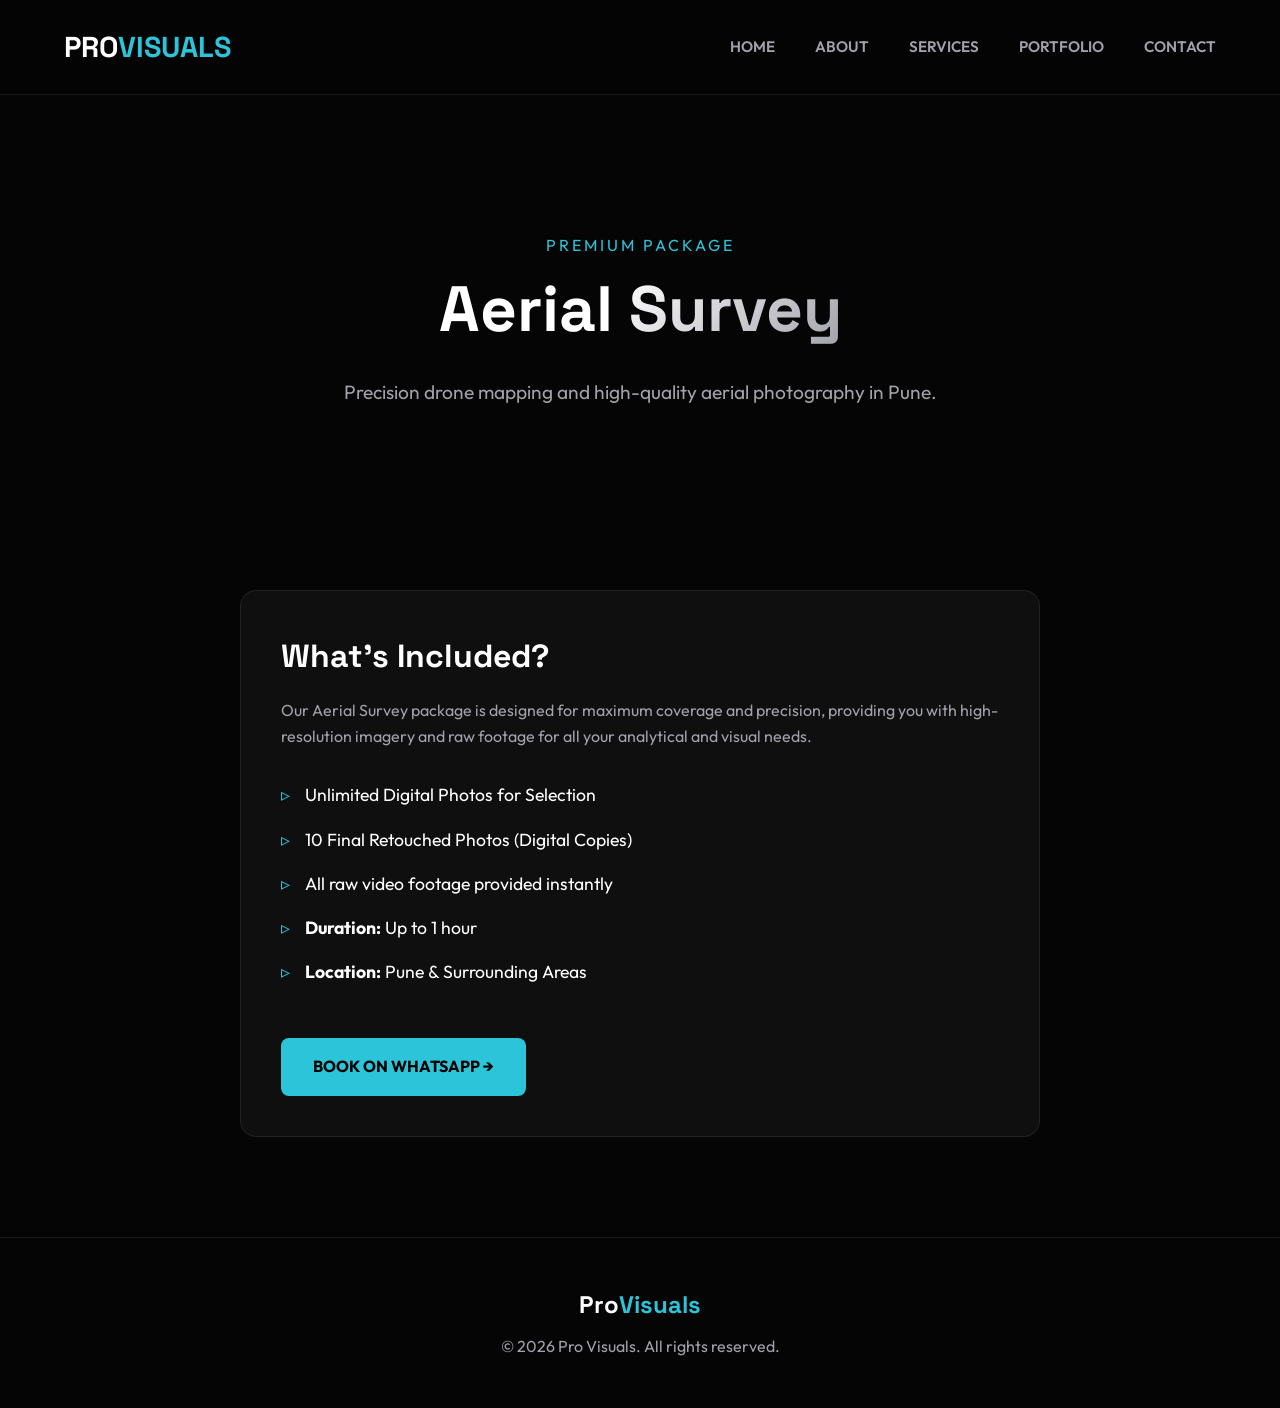
<file: aerial-survey.html>
<!DOCTYPE html>
<html lang="en" class="scroll-smooth">
<head>
    <meta charset="UTF-8">
    <meta name="viewport" content="width=device-width, initial-scale=1.0">
    <title>Cinematic Aerial Survey & Drone Shoot in Pune | Pro Visuals</title>
    <link rel="icon" href="https://i.pinimg.com/1200x/62/e6/c3/62e6c35bab8741ca0e80debdaf177f5c.jpg" type="image/jpeg>
    <meta name="description" content="Get premium aerial survey and drone photography services in Pune by Pro Visuals. Unlimited digital photos, raw video footage, and 10 retouched copies. Book now!">
    <meta name="keywords" content="Aerial survey Pune, drone mapping, drone shoot, aerial photography, Pro Visuals">
    <meta name="author" content="Pro Visuals">
    <meta name="robots" content="index, follow">

    <link rel="preconnect" href="https://fonts.googleapis.com">
    <link rel="preconnect" href="https://fonts.gstatic.com" crossorigin>
    <link href="https://fonts.googleapis.com/css2?family=Outfit:wght@300;400;600;800&family=Space+Grotesk:wght@400;700&display=swap" rel="stylesheet">

    <style>
        :root { --bg-deep: #050505; --bg-surface: rgba(20, 20, 20, 0.7); --accent-glow: #2bc4d8; --text-primary: #ffffff; --text-secondary: #a1a1aa; --glass-border: rgba(255, 255, 255, 0.08); --font-heading: 'Space Grotesk', sans-serif; --font-body: 'Outfit', sans-serif; --transition-slow: 0.5s cubic-bezier(0.4, 0, 0.2, 1); }
        * { margin: 0; padding: 0; box-sizing: border-box; }
        body { font-family: var(--font-body); background-color: var(--bg-deep); color: var(--text-primary); overflow-x: hidden; line-height: 1.6; }
        .glass-panel { background: var(--bg-surface); backdrop-filter: blur(16px); border: 1px solid var(--glass-border); border-radius: 16px; }
        .gradient-text { background: linear-gradient(135deg, #fff 0%, var(--text-secondary) 100%); -webkit-background-clip: text; -webkit-text-fill-color: transparent; }
        .accent-text { color: var(--accent-glow); }
        
        /* Navigation & Base Styles from your original code */
        header { position: fixed; width: 100%; top: 0; z-index: 1000; padding: 1.5rem 5%; transition: var(--transition-slow); background: rgba(5, 5, 5, 0.85); border-bottom: 1px solid var(--glass-border);}
        .nav-container { display: flex; justify-content: space-between; align-items: center; max-width: 1400px; margin: 0 auto; }
        .logo { font-family: var(--font-heading); font-size: 1.8rem; font-weight: 800; color: var(--text-primary); text-decoration: none; text-transform: uppercase; }
        .nav-links { display: flex; gap: 2.5rem; list-style: none; }
        .nav-links a { color: var(--text-secondary); text-decoration: none; font-weight: 600; font-size: 0.95rem; text-transform: uppercase; }
        .nav-links a:hover { color: var(--text-primary); }
        
        /* Service Page Specific Hero */
        .service-hero { height: 60vh; display: flex; align-items: center; justify-content: center; text-align: center; padding-top: 100px; background: linear-gradient(to bottom, rgba(5,5,5,0.9), var(--bg-deep)), url('https://images.unsplash.com/photo-1508614589041-895b88991e3e?ixlib=rb-1.2.1&auto=format&fit=crop&w=2000&q=80') center/cover; }
        .service-title { font-family: var(--font-heading); font-size: 4rem; font-weight: 800; margin-bottom: 1rem; }
        
        /* Content Details */
        .service-details { max-width: 800px; margin: 50px auto 100px; padding: 40px; }
        .service-features { list-style: none; margin: 2rem 0; }
        .service-features li { padding-left: 1.5rem; margin-bottom: 1rem; position: relative; font-size: 1.1rem; }
        .service-features li::before { content: '▹'; position: absolute; left: 0; color: var(--accent-glow); }
        .btn-book { display: inline-block; padding: 1rem 2rem; background: var(--accent-glow); color: #000; font-weight: bold; text-decoration: none; border-radius: 8px; text-transform: uppercase; margin-top: 20px;}
        
        footer { border-top: 1px solid var(--glass-border); padding: 3rem 5%; text-align: center; color: var(--text-secondary); }
    </style>
</head>
<body>

    <header id="header">
        <div class="nav-container">
            <a href="index.html" class="logo">Pro<span class="accent-text">Visuals</span></a>
            <ul class="nav-links" id="nav-links">
                <li><a href="index.html#home">Home</a></li>
                <li><a href="index.html#about">About</a></li>
                <li><a href="index.html#services">Services</a></li>
                <li><a href="index.html#portfolio">Portfolio</a></li>
                <li><a href="index.html#contact">Contact</a></li>
            </ul>
        </div>
    </header>

    <section class="service-hero">
        <div class="hero-content">
            <span class="accent-text" style="letter-spacing: 3px; text-transform: uppercase;">Premium Package</span>
            <h1 class="service-title">Aerial <span class="gradient-text">Survey</span></h1>
            <p style="color: var(--text-secondary); font-size: 1.2rem;">Precision drone mapping and high-quality aerial photography in Pune.</p>
        </div>
    </section>

    <section class="service-details glass-panel">
        <h2 style="font-family: var(--font-heading); font-size: 2rem; margin-bottom: 1rem;">What's Included?</h2>
        <p style="color: var(--text-secondary);">Our Aerial Survey package is designed for maximum coverage and precision, providing you with high-resolution imagery and raw footage for all your analytical and visual needs.</p>
        
        <ul class="service-features">
            <li>Unlimited Digital Photos for Selection</li>
            <li>10 Final Retouched Photos (Digital Copies)</li>
            <li>All raw video footage provided instantly</li>
            <li><strong>Duration:</strong> Up to 1 hour</li>
            <li><strong>Location:</strong> Pune & Surrounding Areas</li>
        </ul>

        <a href="https://wa.me/917709444575?text=Hi%20Pro%20Visuals!%20%F0%9F%9A%81%20I'd%20love%20to%20book%20the%20Aerial%20Survey%20package." class="btn-book">Book on WhatsApp &rarr;</a>
    </section>

    <footer>
        <h2 style="font-family: var(--font-heading); margin-bottom: 10px; color: #fff;">Pro<span class="accent-text">Visuals</span></h2>
        <p>&copy; 2026 Pro Visuals. All rights reserved.</p>
    </footer>

</body>
</html>
</file>
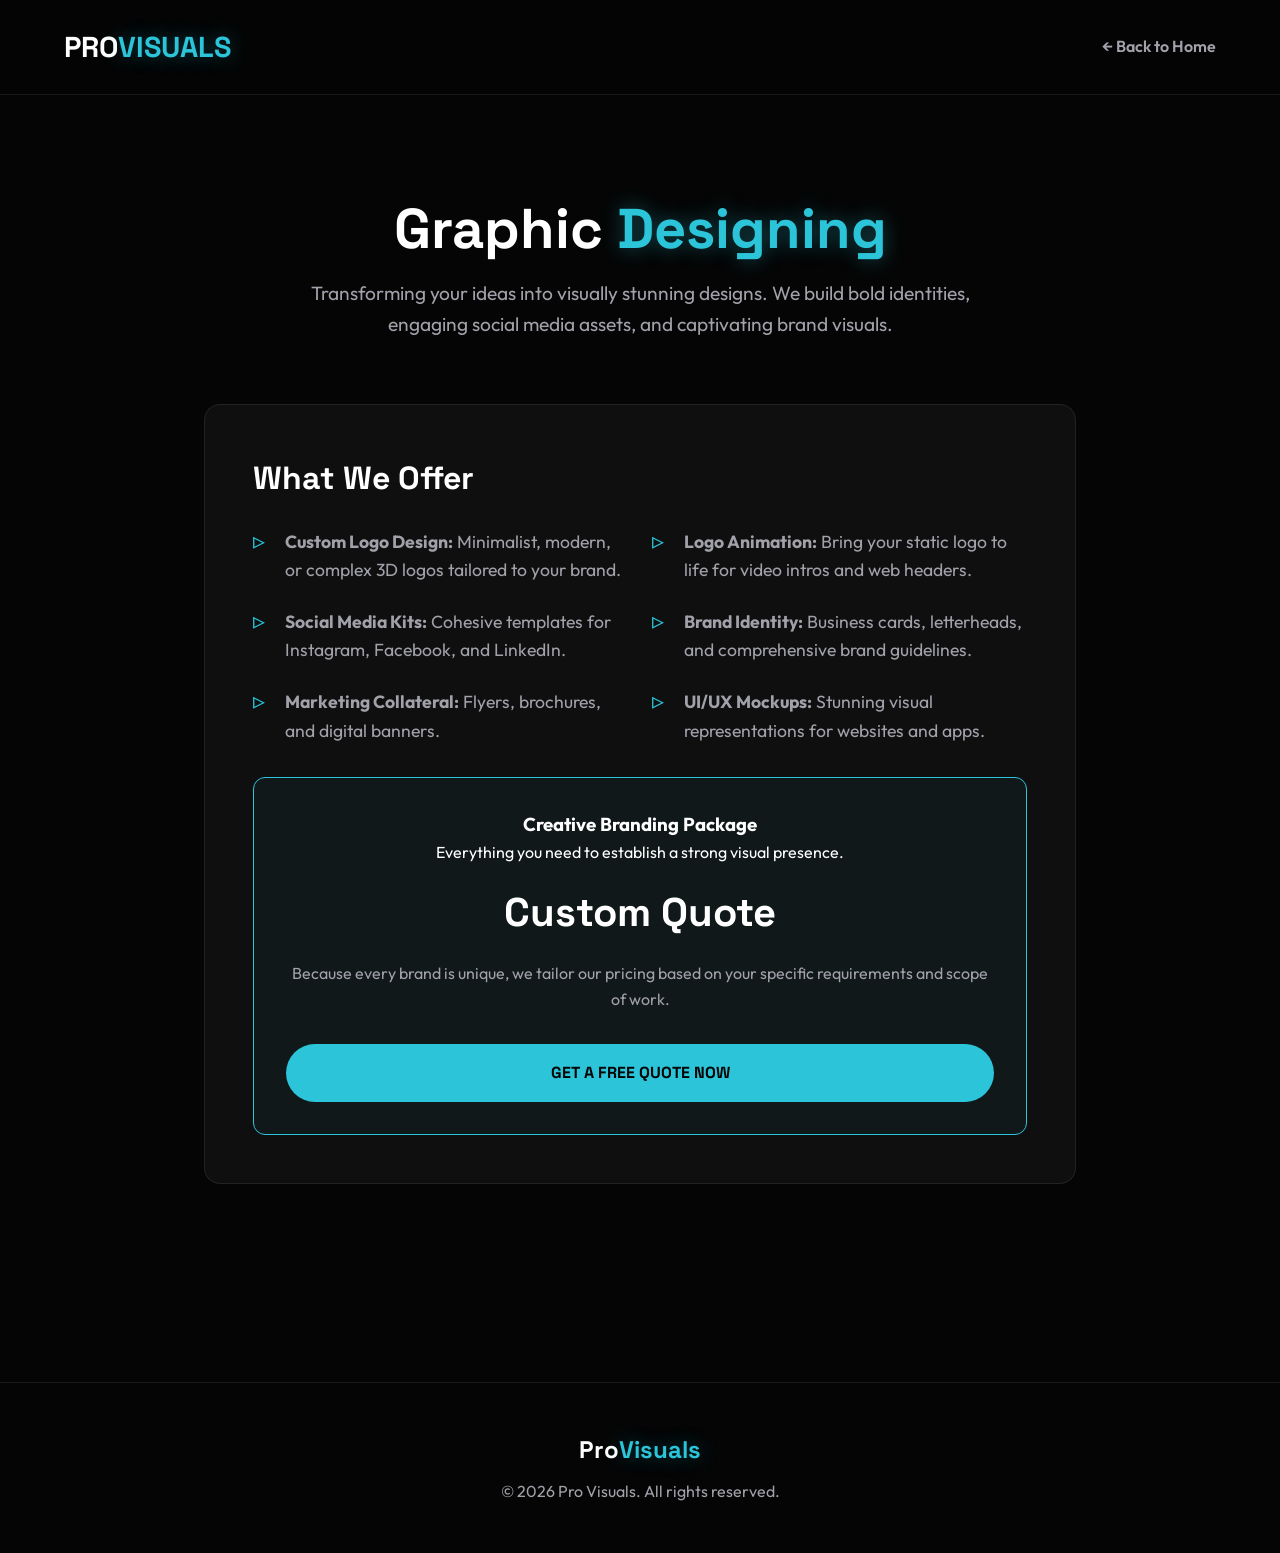
<file: graphic-designing.html>
<!DOCTYPE html>
<html lang="en" class="scroll-smooth">
<head>
    <meta charset="UTF-8">
    <meta name="viewport" content="width=device-width, initial-scale=1.0">
    <title>Graphic Designing | Pro Visuals</title>
        <link rel="icon" href="https://i.pinimg.com/1200x/62/e6/c3/62e6c35bab8741ca0e80debdaf177f5c.jpg" type="image/jpeg">

    <meta name="description" content="Elevate your brand with Pro Visuals. We offer custom logo design, social media kits, and complete brand identity services in Pune.">
    
    <link rel="preconnect" href="https://fonts.googleapis.com">
    <link rel="preconnect" href="https://fonts.gstatic.com" crossorigin>
    <link href="https://fonts.googleapis.com/css2?family=Outfit:wght@300;400;600;800&family=Space+Grotesk:wght@400;700&display=swap" rel="stylesheet">

    <style>
        /* Inheriting your global design system */
        :root {
            --bg-deep: #050505;
            --bg-surface: rgba(20, 20, 20, 0.7);
            --accent-glow: #2bc4d8;
            --text-primary: #ffffff;
            --text-secondary: #a1a1aa;
            --glass-border: rgba(255, 255, 255, 0.08);
            --font-heading: 'Space Grotesk', sans-serif;
            --font-body: 'Outfit', sans-serif;
        }

        * { margin: 0; padding: 0; box-sizing: border-box; }
        body { font-family: var(--font-body); background-color: var(--bg-deep); color: var(--text-primary); line-height: 1.6; }

        .glass-panel { background: var(--bg-surface); backdrop-filter: blur(16px); border: 1px solid var(--glass-border); border-radius: 16px; }
        .accent-text { color: var(--accent-glow); text-shadow: 0 0 20px rgba(43, 196, 216, 0.4); }

        /* Navigation */
        header { padding: 1.5rem 5%; background: rgba(5, 5, 5, 0.85); backdrop-filter: blur(20px); border-bottom: 1px solid var(--glass-border); }
        .nav-container { display: flex; justify-content: space-between; align-items: center; max-width: 1400px; margin: 0 auto; }
        .logo { font-family: var(--font-heading); font-size: 1.8rem; font-weight: 800; color: var(--text-primary); text-decoration: none; text-transform: uppercase; }
        .back-link { color: var(--text-secondary); text-decoration: none; font-weight: 600; transition: color 0.3s; }
        .back-link:hover { color: var(--accent-glow); }

        /* Service Details Section */
        .service-details { padding: 100px 5%; max-width: 1000px; margin: 0 auto; }
        .page-header { text-align: center; margin-bottom: 4rem; }
        .page-title { font-family: var(--font-heading); font-size: 3.5rem; font-weight: 800; margin-bottom: 1rem; line-height: 1.2; }
        .page-desc { color: var(--text-secondary); font-size: 1.2rem; max-width: 700px; margin: 0 auto; }

        .content-box { padding: 3rem; margin-bottom: 3rem; }
        .content-box h2 { font-family: var(--font-heading); font-size: 2rem; margin-bottom: 1.5rem; }
        .feature-list { list-style: none; display: grid; grid-template-columns: 1fr 1fr; gap: 1.5rem; margin-bottom: 2rem; }
        .feature-list li { position: relative; padding-left: 2rem; color: var(--text-secondary); font-size: 1.1rem; }
        .feature-list li::before { content: '▹'; position: absolute; left: 0; color: var(--accent-glow); font-size: 1.5rem; line-height: 1; }

        .pricing-tier { border: 1px solid var(--accent-glow); padding: 2rem; border-radius: 12px; text-align: center; background: rgba(43, 196, 216, 0.05); }
        .price { font-family: var(--font-heading); font-size: 2.5rem; font-weight: 800; margin: 1rem 0; color: var(--text-primary); }
        
        .btn-primary { display: inline-flex; justify-content: center; width: 100%; padding: 1rem 2.5rem; background: var(--accent-glow); color: var(--bg-deep); border-radius: 50px; font-family: var(--font-heading); font-weight: 700; text-transform: uppercase; text-decoration: none; transition: all 0.3s; margin-top: 2rem; }
        .btn-primary:hover { box-shadow: 0 0 30px rgba(43, 196, 216, 0.6); transform: translateY(-3px); }

        footer { border-top: 1px solid var(--glass-border); padding: 3rem 5%; text-align: center; color: var(--text-secondary); margin-top: 50px;}

        @media (max-width: 768px) {
            .feature-list { grid-template-columns: 1fr; }
            .page-title { font-size: 2.5rem; }
            .content-box { padding: 2rem; }
        }
    </style>
</head>
<body>

    <header>
        <div class="nav-container">
            <a href="index.html" class="logo">Pro<span class="accent-text">Visuals</span></a>
            <a href="index.html" class="back-link">&larr; Back to Home</a>
        </div>
    </header>

    <section class="service-details">
        <div class="page-header">
            <h1 class="page-title">Graphic <span class="accent-text">Designing</span></h1>
            <p class="page-desc">Transforming your ideas into visually stunning designs. We build bold identities, engaging social media assets, and captivating brand visuals.</p>
        </div>

        <div class="content-box glass-panel">
            <h2>What We Offer</h2>
            <ul class="feature-list">
                <li><strong>Custom Logo Design:</strong> Minimalist, modern, or complex 3D logos tailored to your brand.</li>
                <li><strong>Logo Animation:</strong> Bring your static logo to life for video intros and web headers.</li>
                <li><strong>Social Media Kits:</strong> Cohesive templates for Instagram, Facebook, and LinkedIn.</li>
                <li><strong>Brand Identity:</strong> Business cards, letterheads, and comprehensive brand guidelines.</li>
                <li><strong>Marketing Collateral:</strong> Flyers, brochures, and digital banners.</li>
                <li><strong>UI/UX Mockups:</strong> Stunning visual representations for websites and apps.</li>
            </ul>

            <div class="pricing-tier">
                <h3>Creative Branding Package</h3>
                <p>Everything you need to establish a strong visual presence.</p>
                <div class="price">Custom Quote</div>
                <p style="color: var(--text-secondary);">Because every brand is unique, we tailor our pricing based on your specific requirements and scope of work.</p>
                <a href="index.html#contact" class="btn-primary">Get a Free Quote Now</a>
            </div>
        </div>
    </section>

    <footer>
        <h2 style="font-family: var(--font-heading); margin-bottom: 10px; color: #fff;">Pro<span class="accent-text">Visuals</span></h2>
        <p>&copy; 2026 Pro Visuals. All rights reserved.</p>
    </footer>

</body>
</html>
</file>
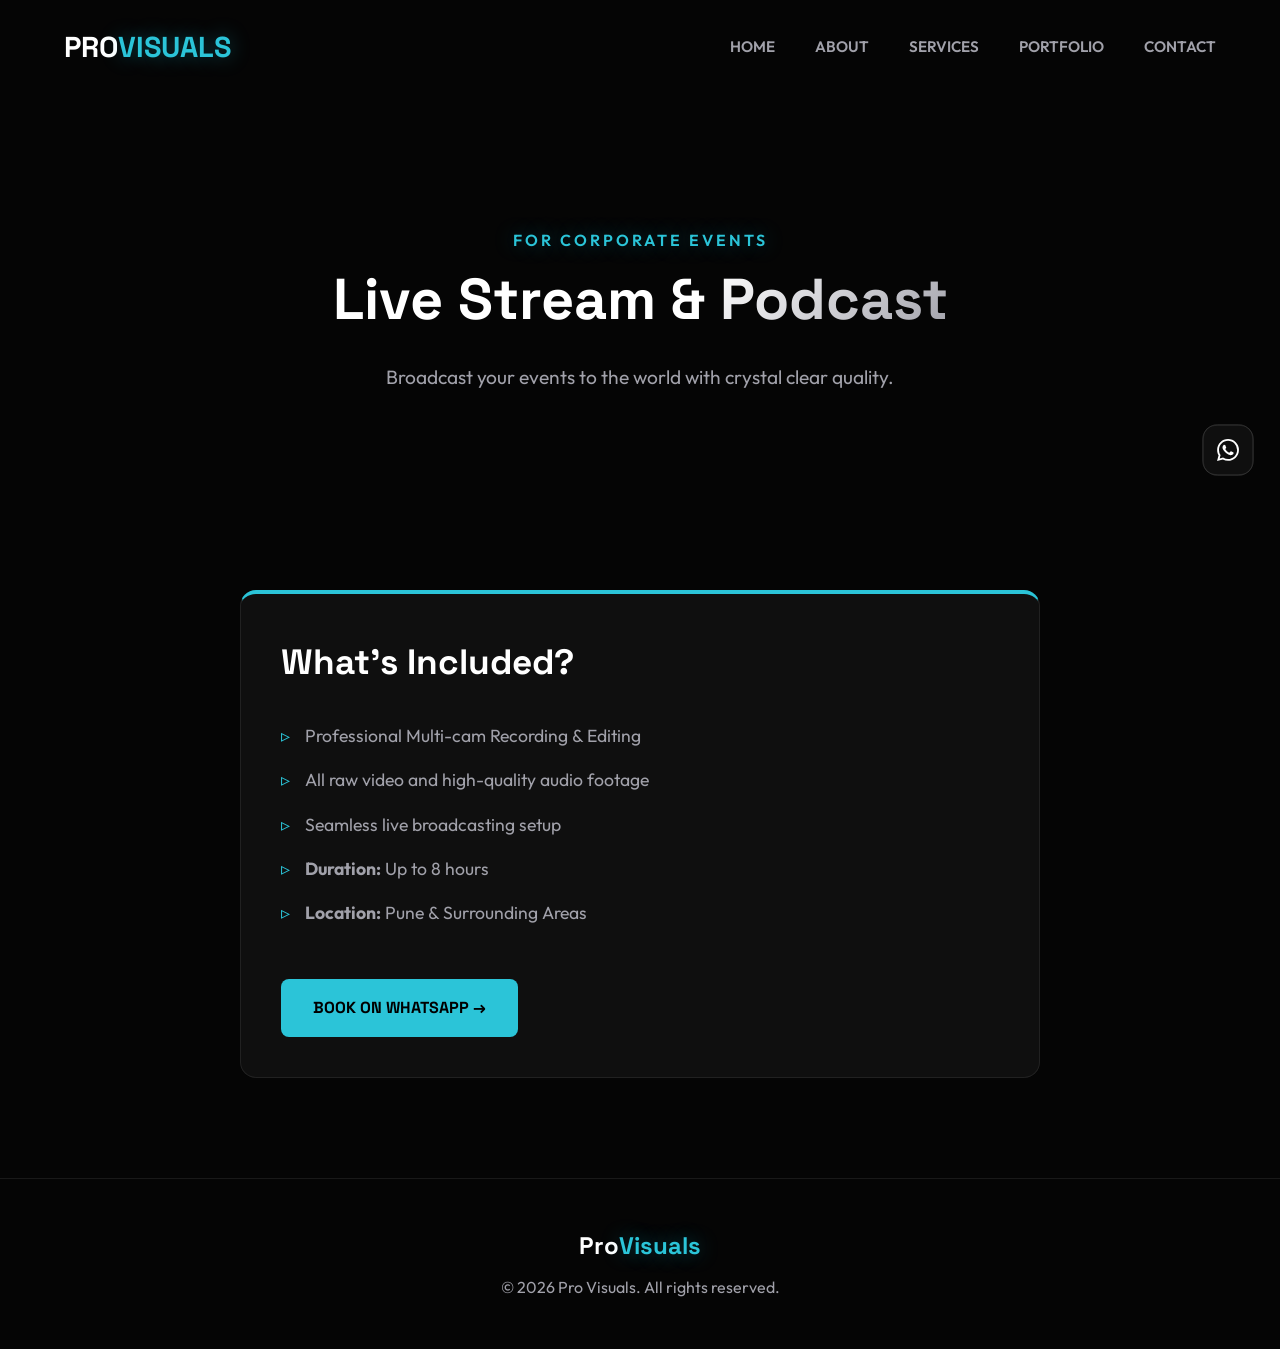
<file: live-streaming.html>
<!DOCTYPE html>
<html lang="en" class="scroll-smooth">
<head>
    <meta charset="UTF-8">
    <meta name="viewport" content="width=device-width, initial-scale=1.0">
    <title>Live Streaming & Podcast Services in Pune | Pro Visuals</title>
        <link rel="icon" href="https://i.pinimg.com/1200x/62/e6/c3/62e6c35bab8741ca0e80debdaf177f5c.jpg" type="image/jpeg">

    <meta name="description" content="Professional live streaming, event broadcasting, and podcast recording services in Pune. High-quality multi-cam setups for corporate and private events.">
    <meta name="keywords" content="Live streaming Pune, event broadcasting, podcast recording, corporate event live stream, Pro Visuals">
    <meta name="author" content="Pro Visuals">
    <link rel="preconnect" href="https://fonts.googleapis.com">
    <link rel="preconnect" href="https://fonts.gstatic.com" crossorigin>
    <link href="https://fonts.googleapis.com/css2?family=Outfit:wght@300;400;600;800&family=Space+Grotesk:wght@400;700&display=swap" rel="stylesheet">
    <style>
        :root { --bg-deep: #050505; --bg-surface: rgba(20, 20, 20, 0.7); --accent-glow: #2bc4d8; --text-primary: #ffffff; --text-secondary: #a1a1aa; --glass-border: rgba(255, 255, 255, 0.08); --font-heading: 'Space Grotesk', sans-serif; --font-body: 'Outfit', sans-serif; --transition-slow: 0.5s cubic-bezier(0.4, 0, 0.2, 1); }
        * { margin: 0; padding: 0; box-sizing: border-box; }
        body { font-family: var(--font-body); background-color: var(--bg-deep); color: var(--text-primary); overflow-x: hidden; line-height: 1.6; }
        .glass-panel { background: var(--bg-surface); backdrop-filter: blur(16px); border: 1px solid var(--glass-border); border-radius: 16px; }
        .gradient-text { background: linear-gradient(135deg, #fff 0%, var(--text-secondary) 100%); -webkit-background-clip: text; -webkit-text-fill-color: transparent; }
        .accent-text { color: var(--accent-glow); text-shadow: 0 0 20px rgba(43, 196, 216, 0.4); }
        header { position: fixed; width: 100%; top: 0; z-index: 1000; padding: 1.5rem 5%; transition: var(--transition-slow); }
        header.scrolled { padding: 1rem 5%; background: rgba(5, 5, 5, 0.85); backdrop-filter: blur(20px); border-bottom: 1px solid var(--glass-border); }
        .nav-container { display: flex; justify-content: space-between; align-items: center; max-width: 1400px; margin: 0 auto; }
        .logo { font-family: var(--font-heading); font-size: 1.8rem; font-weight: 800; color: var(--text-primary); text-decoration: none; text-transform: uppercase; }
        .nav-links { display: flex; gap: 2.5rem; list-style: none; }
        .nav-links a { color: var(--text-secondary); text-decoration: none; font-weight: 600; font-size: 0.95rem; text-transform: uppercase; transition: color 0.3s; position: relative; }
        .nav-links a::after { content: ''; position: absolute; width: 0; height: 2px; bottom: -5px; left: 0; background-color: var(--accent-glow); transition: width 0.3s ease; box-shadow: 0 0 10px var(--accent-glow); }
        .nav-links a:hover { color: var(--text-primary); }
        .nav-links a:hover::after { width: 100%; }
        .hamburger { display: none; cursor: pointer; background: none; border: none; z-index: 1001; }
        .hamburger svg { width: 35px; height: 35px; fill: var(--text-primary); }
        .social-sidebar { position: fixed; right: 2%; top: 50%; transform: translateY(-50%); display: flex; flex-direction: column; gap: 1rem; z-index: 900; }
        .social-icon { width: 50px; height: 50px; border-radius: 12px; display: flex; justify-content: center; align-items: center; transition: all 0.4s; border: 1px solid var(--glass-border); text-decoration: none; }
        .social-icon svg { width: 22px; height: 22px; fill: var(--text-primary); transition: 0.3s; }
        .service-hero { height: 60vh; display: flex; align-items: center; justify-content: center; text-align: center; padding-top: 80px; background: linear-gradient(to bottom, rgba(5,5,5,0.9), var(--bg-deep)), url('https://images.unsplash.com/photo-1508614589041-895b88991e3e?ixlib=rb-1.2.1&auto=format&fit=crop&w=2000&q=80') center/cover; }
        .service-title { font-family: var(--font-heading); font-size: clamp(2.5rem, 4.5vw, 4rem); font-weight: 800; margin-bottom: 1rem; }
        .service-details { max-width: 800px; margin: 50px auto 100px; padding: 40px; border-top: 4px solid var(--accent-glow); }
        .service-features { list-style: none; margin: 2rem 0; }
        .service-features li { padding-left: 1.5rem; margin-bottom: 1rem; position: relative; font-size: 1.1rem; color: var(--text-secondary); }
        .service-features li::before { content: '▹'; position: absolute; left: 0; color: var(--accent-glow); }
        .btn-book { display: inline-block; padding: 1rem 2rem; background: var(--accent-glow); color: #000; font-family: var(--font-heading); font-weight: bold; text-decoration: none; border-radius: 8px; text-transform: uppercase; margin-top: 20px; transition: 0.3s; }
        .btn-book:hover { box-shadow: 0 0 20px rgba(43, 196, 216, 0.6); transform: translateY(-3px); }
        footer { border-top: 1px solid var(--glass-border); padding: 3rem 5%; text-align: center; color: var(--text-secondary); }
        @media (max-width: 768px) {
            .hamburger { display: block; }
            .nav-links { position: fixed; top: 0; right: -100%; width: 70%; height: 100vh; background: rgba(5, 5, 5, 0.98); flex-direction: column; justify-content: center; align-items: center; transition: right 0.4s; }
            .nav-links.active { right: 0; }
            .social-sidebar { bottom: 20px; top: auto; right: 50%; transform: translateX(50%); flex-direction: row; background: var(--bg-surface); padding: 10px 20px; border-radius: 50px; }
            .service-details { margin: 30px 5%; padding: 25px; }
        }
    </style>
</head>
<body>
    <header id="header">
        <div class="nav-container">
            <a href="index.html" class="logo nav-item">Pro<span class="accent-text">Visuals</span></a>
            <button class="hamburger" id="hamburger-btn" aria-label="Menu"><svg viewBox="0 0 24 24"><path d="M3 18h18v-2H3v2zm0-5h18v-2H3v2zm0-7v2h18V6H3z"/></svg></button>
            <ul class="nav-links" id="nav-links">
                <li><a href="index.html#home" class="nav-item">Home</a></li>
                <li><a href="index.html#about" class="nav-item">About</a></li>
                <li><a href="index.html#services" class="nav-item">Services</a></li>
                <li><a href="index.html#portfolio" class="nav-item">Portfolio</a></li>
                <li><a href="index.html#contact" class="nav-item">Contact</a></li>
            </ul>
        </div>
    </header>

    <div class="social-sidebar glass-panel">
        <a href="https://wa.me/917709444575" target="_blank" class="social-icon" aria-label="WhatsApp"><svg viewBox="0 0 24 24"><path d="M17.472 14.382c-.297-.149-1.758-.867-2.03-.967-.273-.099-.471-.148-.67.15-.197.297-.767.966-.94 1.164-.173.199-.347.223-.644.075-.297-.15-1.255-.463-2.39-1.475-.883-.788-1.48-1.761-1.653-2.059-.173-.297-.018-.458.13-.606.134-.133.298-.347.446-.52.149-.174.198-.298.298-.497.099-.198.05-.371-.025-.52-.075-.149-.669-1.612-.916-2.207-.242-.579-.487-.5-.669-.51a12.8 12.8 0 0 0-.57-.01c-.198 0-.52.074-.792.372-.272.297-1.04 1.016-1.04 2.479 0 1.462 1.065 2.875 1.213 3.074.149.198 2.096 3.2 5.077 4.487.709.306 1.262.489 1.694.625.712.227 1.36.195 1.871.118.571-.085 1.758-.719 2.006-1.413.248-.694.248-1.289.173-1.413-.074-.124-.272-.198-.57-.347m-5.421 7.403h-.004a9.87 9.87 0 0 1-5.031-1.378l-.361-.214-3.741.982.998-3.648-.235-.374a9.86 9.86 0 0 1-1.51-5.26c.001-5.45 4.436-9.884 9.888-9.884 2.64 0 5.122 1.03 6.988 2.898a9.825 9.825 0 0 1 2.893 6.994c-.003 5.45-4.437 9.884-9.885 9.884m8.413-18.297A11.815 11.815 0 0 0 12.05 0C5.495 0 .16 5.335.157 11.892c0 2.096.547 4.142 1.588 5.945L.057 24l6.305-1.654a11.882 11.882 0 0 0 5.683 1.448h.005c6.554 0 11.89-5.335 11.893-11.893a11.821 11.821 0 0 0-3.48-8.413Z"/></svg></a>
    </div>

    <section class="service-hero">
        <div style="max-width: 800px; margin: 0 auto; text-align: center;">
            <span class="accent-text" style="letter-spacing: 3px; text-transform: uppercase; font-weight: 600;">For Corporate Events</span>
            <h1 class="service-title">Live Stream & <span class="gradient-text">Podcast</span></h1>
            <p style="color: var(--text-secondary); font-size: 1.2rem;">Broadcast your events to the world with crystal clear quality.</p>
        </div>
    </section>

    <section class="service-details glass-panel">
        <h2 style="font-family: var(--font-heading); font-size: 2.2rem; margin-bottom: 1rem;">What's Included?</h2>
        <ul class="service-features">
            <li>Professional Multi-cam Recording & Editing</li>
            <li>All raw video and high-quality audio footage</li>
            <li>Seamless live broadcasting setup</li>
            <li><strong>Duration:</strong> Up to 8 hours</li>
            <li><strong>Location:</strong> Pune & Surrounding Areas</li>
        </ul>
        <a href="https://wa.me/917709444575?text=Hi%20Pro%20Visuals!%20%F0%9F%9A%81%20I'd%20love%20to%20book%20the%20Live%20Streaming%20package." class="btn-book">Book on WhatsApp &rarr;</a>
    </section>

    <footer>
        <h2 style="font-family: var(--font-heading); margin-bottom: 10px; color: #fff;">Pro<span class="accent-text">Visuals</span></h2>
        <p>&copy; 2026 Pro Visuals. All rights reserved.</p>
    </footer>

    <script>
        const header = document.getElementById('header');
        window.addEventListener('scroll', () => { if (window.scrollY > 50) header.classList.add('scrolled'); else header.classList.remove('scrolled'); });
        const hamburger = document.getElementById('hamburger-btn');
        const navLinks = document.getElementById('nav-links');
        hamburger.addEventListener('click', () => { navLinks.classList.toggle('active'); });
    </script>
</body>
</html>
</file>
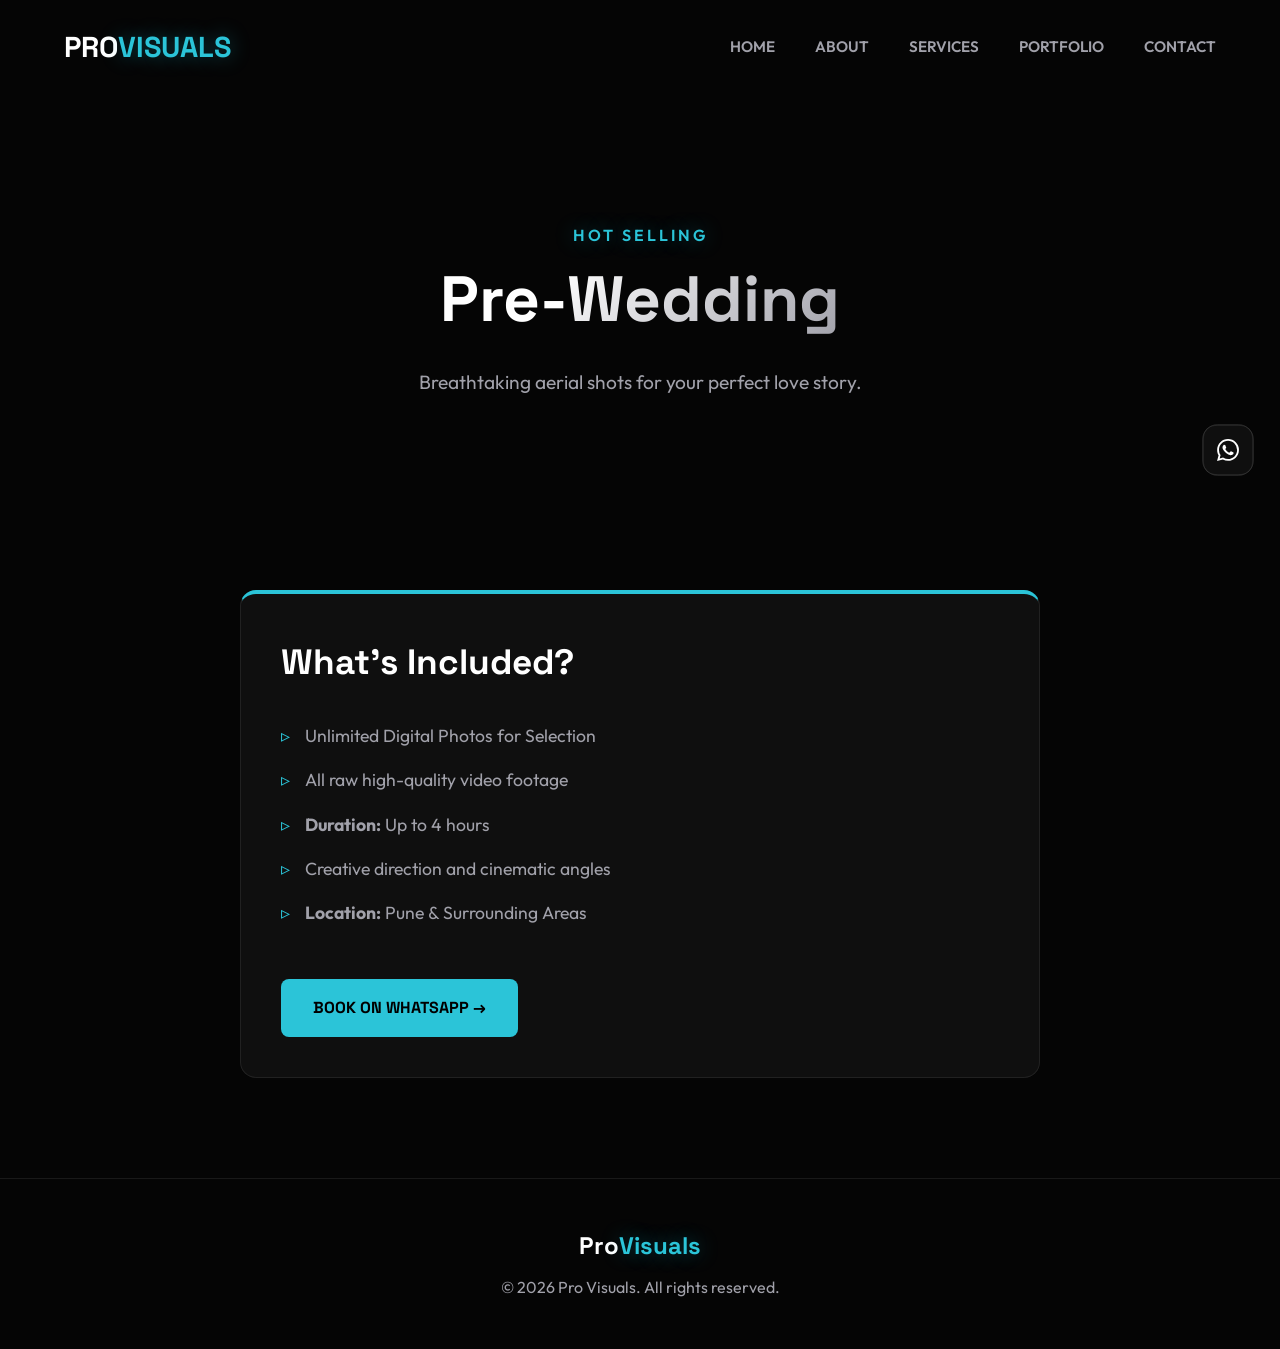
<file: pre-wedding.html>
<!DOCTYPE html>
<html lang="en" class="scroll-smooth">
<head>
    <meta charset="UTF-8">
    <meta name="viewport" content="width=device-width, initial-scale=1.0">
    <title>Cinematic Pre-Wedding Drone Shoot in Pune | Pro Visuals</title>
    <link rel="icon" href="https://i.pinimg.com/1200x/62/e6/c3/62e6c35bab8741ca0e80debdaf177f5c.jpg" type="image/jpeg">
    <meta name="description" content="Capture your love story from the sky. Premium pre-wedding drone photography and videography services in Pune by Pro Visuals.">
    <meta name="keywords" content="Pre-wedding drone shoot Pune, couple shoot drone, cinematic pre-wedding videography">
    <meta name="author" content="Pro Visuals">
    <link rel="preconnect" href="https://fonts.googleapis.com">
    <link rel="preconnect" href="https://fonts.gstatic.com" crossorigin>
    <link href="https://fonts.googleapis.com/css2?family=Outfit:wght@300;400;600;800&family=Space+Grotesk:wght@400;700&display=swap" rel="stylesheet">
    <style>
        /* Exact same CSS as above to save space here, but pasting it below for your file */
        :root { --bg-deep: #050505; --bg-surface: rgba(20, 20, 20, 0.7); --accent-glow: #2bc4d8; --text-primary: #ffffff; --text-secondary: #a1a1aa; --glass-border: rgba(255, 255, 255, 0.08); --font-heading: 'Space Grotesk', sans-serif; --font-body: 'Outfit', sans-serif; --transition-slow: 0.5s cubic-bezier(0.4, 0, 0.2, 1); }
        * { margin: 0; padding: 0; box-sizing: border-box; }
        body { font-family: var(--font-body); background-color: var(--bg-deep); color: var(--text-primary); overflow-x: hidden; line-height: 1.6; }
        .glass-panel { background: var(--bg-surface); backdrop-filter: blur(16px); border: 1px solid var(--glass-border); border-radius: 16px; }
        .gradient-text { background: linear-gradient(135deg, #fff 0%, var(--text-secondary) 100%); -webkit-background-clip: text; -webkit-text-fill-color: transparent; }
        .accent-text { color: var(--accent-glow); text-shadow: 0 0 20px rgba(43, 196, 216, 0.4); }
        header { position: fixed; width: 100%; top: 0; z-index: 1000; padding: 1.5rem 5%; transition: var(--transition-slow); }
        header.scrolled { padding: 1rem 5%; background: rgba(5, 5, 5, 0.85); backdrop-filter: blur(20px); border-bottom: 1px solid var(--glass-border); }
        .nav-container { display: flex; justify-content: space-between; align-items: center; max-width: 1400px; margin: 0 auto; }
        .logo { font-family: var(--font-heading); font-size: 1.8rem; font-weight: 800; color: var(--text-primary); text-decoration: none; text-transform: uppercase; }
        .nav-links { display: flex; gap: 2.5rem; list-style: none; }
        .nav-links a { color: var(--text-secondary); text-decoration: none; font-weight: 600; font-size: 0.95rem; text-transform: uppercase; transition: color 0.3s; position: relative; }
        .nav-links a::after { content: ''; position: absolute; width: 0; height: 2px; bottom: -5px; left: 0; background-color: var(--accent-glow); transition: width 0.3s ease; box-shadow: 0 0 10px var(--accent-glow); }
        .nav-links a:hover { color: var(--text-primary); }
        .nav-links a:hover::after { width: 100%; }
        .hamburger { display: none; cursor: pointer; background: none; border: none; z-index: 1001; }
        .hamburger svg { width: 35px; height: 35px; fill: var(--text-primary); }
        .social-sidebar { position: fixed; right: 2%; top: 50%; transform: translateY(-50%); display: flex; flex-direction: column; gap: 1rem; z-index: 900; }
        .social-icon { width: 50px; height: 50px; border-radius: 12px; display: flex; justify-content: center; align-items: center; transition: all 0.4s; border: 1px solid var(--glass-border); text-decoration: none; }
        .social-icon svg { width: 22px; height: 22px; fill: var(--text-primary); transition: 0.3s; }
        .social-icon:hover { transform: scale(1.15) translateX(-5px); border-color: var(--accent-glow); box-shadow: 0 0 20px rgba(43, 196, 216, 0.3); }
        .social-icon:hover svg { fill: var(--accent-glow); }
        .service-hero { height: 60vh; display: flex; align-items: center; justify-content: center; text-align: center; padding-top: 80px; background: linear-gradient(to bottom, rgba(5,5,5,0.9), var(--bg-deep)), url('https://images.unsplash.com/photo-1508614589041-895b88991e3e?ixlib=rb-1.2.1&auto=format&fit=crop&w=2000&q=80') center/cover; }
        .service-title { font-family: var(--font-heading); font-size: clamp(3rem, 5vw, 4.5rem); font-weight: 800; margin-bottom: 1rem; }
        .service-details { max-width: 800px; margin: 50px auto 100px; padding: 40px; border-top: 4px solid var(--accent-glow); }
        .service-features { list-style: none; margin: 2rem 0; }
        .service-features li { padding-left: 1.5rem; margin-bottom: 1rem; position: relative; font-size: 1.1rem; color: var(--text-secondary); }
        .service-features li::before { content: '▹'; position: absolute; left: 0; color: var(--accent-glow); }
        .btn-book { display: inline-block; padding: 1rem 2rem; background: var(--accent-glow); color: #000; font-family: var(--font-heading); font-weight: bold; text-decoration: none; border-radius: 8px; text-transform: uppercase; margin-top: 20px; transition: 0.3s; }
        .btn-book:hover { box-shadow: 0 0 20px rgba(43, 196, 216, 0.6); transform: translateY(-3px); }
        footer { border-top: 1px solid var(--glass-border); padding: 3rem 5%; text-align: center; color: var(--text-secondary); }
        @media (max-width: 768px) {
            .hamburger { display: block; }
            .nav-links { position: fixed; top: 0; right: -100%; width: 70%; height: 100vh; background: rgba(5, 5, 5, 0.98); flex-direction: column; justify-content: center; align-items: center; transition: right 0.4s; }
            .nav-links.active { right: 0; }
            .social-sidebar { bottom: 20px; top: auto; right: 50%; transform: translateX(50%); flex-direction: row; background: var(--bg-surface); padding: 10px 20px; border-radius: 50px; }
            .service-details { margin: 30px 5%; padding: 25px; }
        }
    </style>
</head>
<body>
    <header id="header">
        <div class="nav-container">
            <a href="index.html" class="logo nav-item">Pro<span class="accent-text">Visuals</span></a>
            <button class="hamburger" id="hamburger-btn" aria-label="Menu">
                <svg viewBox="0 0 24 24"><path d="M3 18h18v-2H3v2zm0-5h18v-2H3v2zm0-7v2h18V6H3z"/></svg>
            </button>
            <ul class="nav-links" id="nav-links">
                <li><a href="index.html#home" class="nav-item">Home</a></li>
                <li><a href="index.html#about" class="nav-item">About</a></li>
                <li><a href="index.html#services" class="nav-item">Services</a></li>
                <li><a href="index.html#portfolio" class="nav-item">Portfolio</a></li>
                <li><a href="index.html#contact" class="nav-item">Contact</a></li>
            </ul>
        </div>
    </header>

    <div class="social-sidebar glass-panel">
        <a href="https://wa.me/917709444575" target="_blank" class="social-icon" aria-label="WhatsApp"><svg viewBox="0 0 24 24"><path d="M17.472 14.382c-.297-.149-1.758-.867-2.03-.967-.273-.099-.471-.148-.67.15-.197.297-.767.966-.94 1.164-.173.199-.347.223-.644.075-.297-.15-1.255-.463-2.39-1.475-.883-.788-1.48-1.761-1.653-2.059-.173-.297-.018-.458.13-.606.134-.133.298-.347.446-.52.149-.174.198-.298.298-.497.099-.198.05-.371-.025-.52-.075-.149-.669-1.612-.916-2.207-.242-.579-.487-.5-.669-.51a12.8 12.8 0 0 0-.57-.01c-.198 0-.52.074-.792.372-.272.297-1.04 1.016-1.04 2.479 0 1.462 1.065 2.875 1.213 3.074.149.198 2.096 3.2 5.077 4.487.709.306 1.262.489 1.694.625.712.227 1.36.195 1.871.118.571-.085 1.758-.719 2.006-1.413.248-.694.248-1.289.173-1.413-.074-.124-.272-.198-.57-.347m-5.421 7.403h-.004a9.87 9.87 0 0 1-5.031-1.378l-.361-.214-3.741.982.998-3.648-.235-.374a9.86 9.86 0 0 1-1.51-5.26c.001-5.45 4.436-9.884 9.888-9.884 2.64 0 5.122 1.03 6.988 2.898a9.825 9.825 0 0 1 2.893 6.994c-.003 5.45-4.437 9.884-9.885 9.884m8.413-18.297A11.815 11.815 0 0 0 12.05 0C5.495 0 .16 5.335.157 11.892c0 2.096.547 4.142 1.588 5.945L.057 24l6.305-1.654a11.882 11.882 0 0 0 5.683 1.448h.005c6.554 0 11.89-5.335 11.893-11.893a11.821 11.821 0 0 0-3.48-8.413Z"/></svg></a>
    </div>

    <section class="service-hero">
        <div style="max-width: 800px; margin: 0 auto; text-align: center;">
            <span class="accent-text" style="letter-spacing: 3px; text-transform: uppercase; font-weight: 600;">Hot Selling</span>
            <h1 class="service-title">Pre-<span class="gradient-text">Wedding</span></h1>
            <p style="color: var(--text-secondary); font-size: 1.2rem;">Breathtaking aerial shots for your perfect love story.</p>
        </div>
    </section>

    <section class="service-details glass-panel">
        <h2 style="font-family: var(--font-heading); font-size: 2.2rem; margin-bottom: 1rem;">What's Included?</h2>
        <ul class="service-features">
            <li>Unlimited Digital Photos for Selection</li>
            <li>All raw high-quality video footage</li>
            <li><strong>Duration:</strong> Up to 4 hours</li>
            <li>Creative direction and cinematic angles</li>
            <li><strong>Location:</strong> Pune & Surrounding Areas</li>
        </ul>
        <a href="https://wa.me/917709444575?text=Hi%20Pro%20Visuals!%20%F0%9F%9A%81%20I'd%20love%20to%20book%20the%20Pre-Wedding%20package." class="btn-book">Book on WhatsApp &rarr;</a>
    </section>

    <footer>
        <h2 style="font-family: var(--font-heading); margin-bottom: 10px; color: #fff;">Pro<span class="accent-text">Visuals</span></h2>
        <p>&copy; 2026 Pro Visuals. All rights reserved.</p>
    </footer>

    <script>
        const header = document.getElementById('header');
        window.addEventListener('scroll', () => { if (window.scrollY > 50) header.classList.add('scrolled'); else header.classList.remove('scrolled'); });
        const hamburger = document.getElementById('hamburger-btn');
        const navLinks = document.getElementById('nav-links');
        hamburger.addEventListener('click', () => { navLinks.classList.toggle('active'); });
    </script>
</body>
</html>
</file>
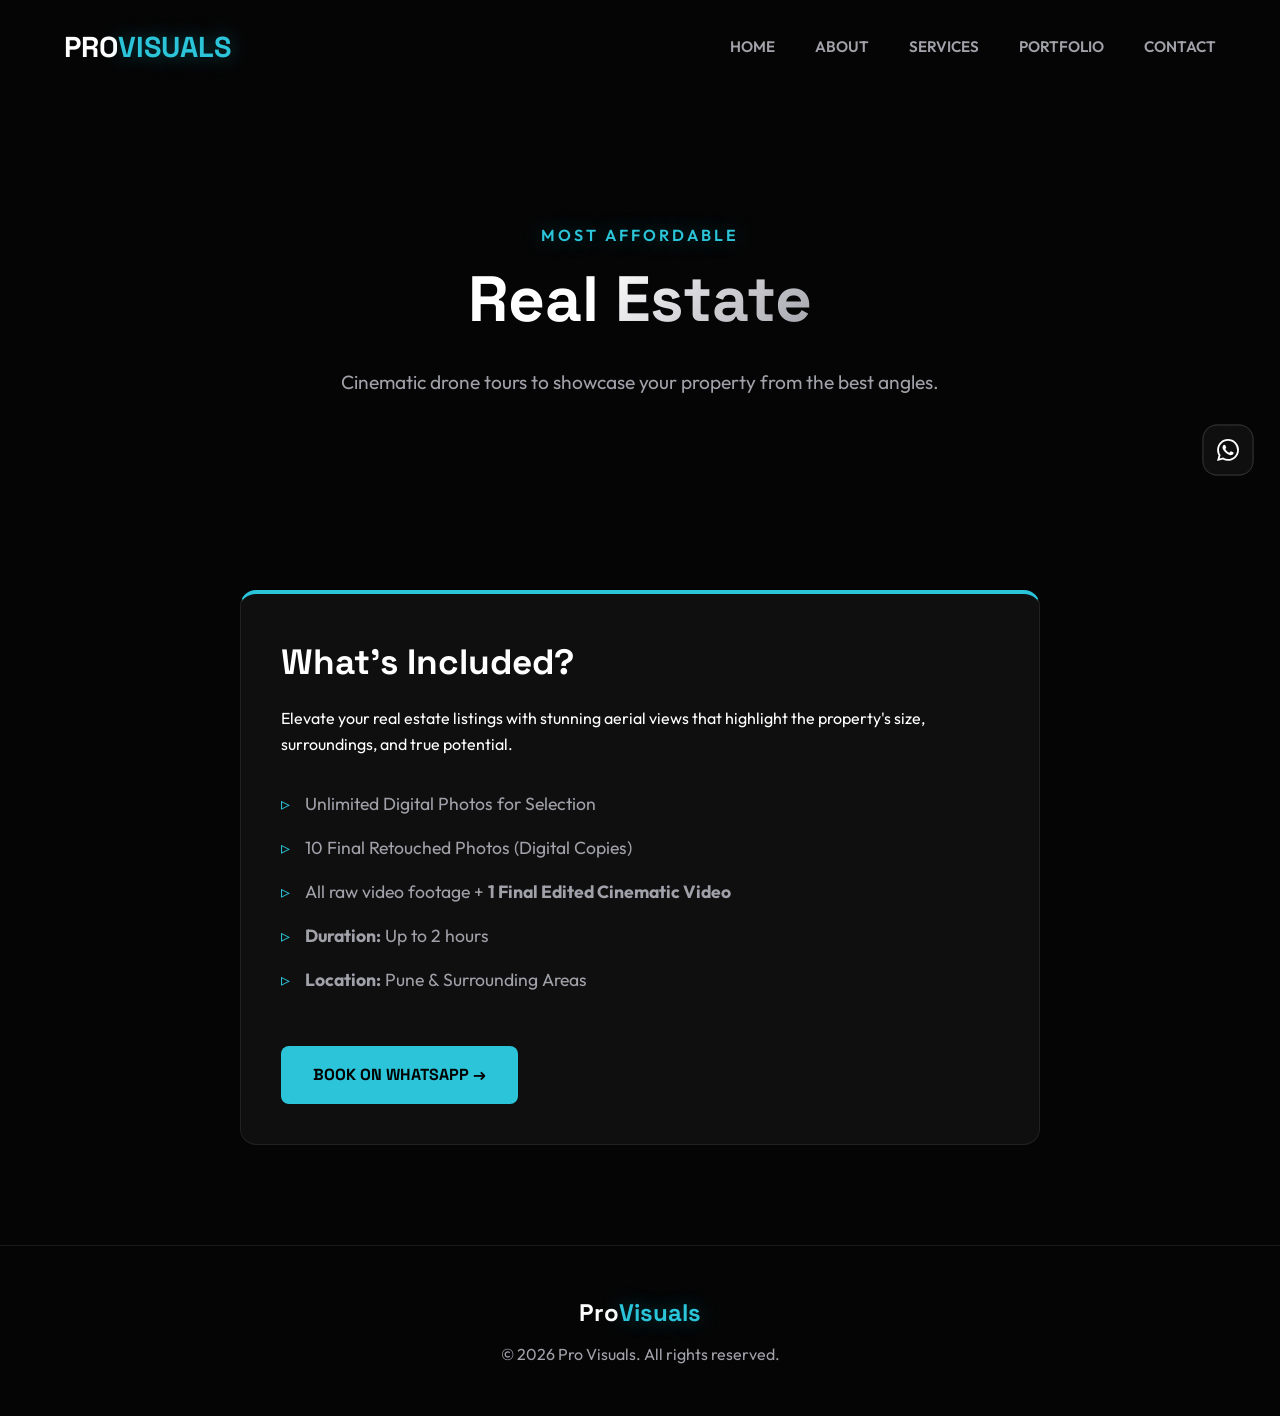
<file: real-estate.html>
<!DOCTYPE html>
<html lang="en" class="scroll-smooth">
<head>
    <meta charset="UTF-8">
    <meta name="viewport" content="width=device-width, initial-scale=1.0">
    <title>Real Estate Drone Photography & Videography in Pune | Pro Visuals</title>
    <link rel="icon" href="https://i.pinimg.com/1200x/62/e6/c3/62e6c35bab8741ca0e80debdaf177f5c.jpg" type="image/jpeg">

    <meta name="description" content="Boost your property sales with stunning Real Estate drone photography and cinematic video tours in Pune. Affordable and professional services.">
    <meta name="keywords" content="Real estate drone shoot, property videography Pune, architectural drone photography, Pro Visuals">
    <meta name="author" content="Pro Visuals">
    <link rel="preconnect" href="https://fonts.googleapis.com">
    <link rel="preconnect" href="https://fonts.gstatic.com" crossorigin>
    <link href="https://fonts.googleapis.com/css2?family=Outfit:wght@300;400;600;800&family=Space+Grotesk:wght@400;700&display=swap" rel="stylesheet">
    <style>
        :root { --bg-deep: #050505; --bg-surface: rgba(20, 20, 20, 0.7); --accent-glow: #2bc4d8; --text-primary: #ffffff; --text-secondary: #a1a1aa; --glass-border: rgba(255, 255, 255, 0.08); --font-heading: 'Space Grotesk', sans-serif; --font-body: 'Outfit', sans-serif; --transition-slow: 0.5s cubic-bezier(0.4, 0, 0.2, 1); }
        * { margin: 0; padding: 0; box-sizing: border-box; }
        body { font-family: var(--font-body); background-color: var(--bg-deep); color: var(--text-primary); overflow-x: hidden; line-height: 1.6; }
        .glass-panel { background: var(--bg-surface); backdrop-filter: blur(16px); border: 1px solid var(--glass-border); border-radius: 16px; }
        .gradient-text { background: linear-gradient(135deg, #fff 0%, var(--text-secondary) 100%); -webkit-background-clip: text; -webkit-text-fill-color: transparent; }
        .accent-text { color: var(--accent-glow); text-shadow: 0 0 20px rgba(43, 196, 216, 0.4); }
        header { position: fixed; width: 100%; top: 0; z-index: 1000; padding: 1.5rem 5%; transition: var(--transition-slow); }
        header.scrolled { padding: 1rem 5%; background: rgba(5, 5, 5, 0.85); backdrop-filter: blur(20px); border-bottom: 1px solid var(--glass-border); }
        .nav-container { display: flex; justify-content: space-between; align-items: center; max-width: 1400px; margin: 0 auto; }
        .logo { font-family: var(--font-heading); font-size: 1.8rem; font-weight: 800; color: var(--text-primary); text-decoration: none; text-transform: uppercase; }
        .nav-links { display: flex; gap: 2.5rem; list-style: none; }
        .nav-links a { color: var(--text-secondary); text-decoration: none; font-weight: 600; font-size: 0.95rem; text-transform: uppercase; transition: color 0.3s; position: relative; }
        .nav-links a::after { content: ''; position: absolute; width: 0; height: 2px; bottom: -5px; left: 0; background-color: var(--accent-glow); transition: width 0.3s ease; box-shadow: 0 0 10px var(--accent-glow); }
        .nav-links a:hover { color: var(--text-primary); }
        .nav-links a:hover::after { width: 100%; }
        .hamburger { display: none; cursor: pointer; background: none; border: none; z-index: 1001; }
        .hamburger svg { width: 35px; height: 35px; fill: var(--text-primary); }
        .social-sidebar { position: fixed; right: 2%; top: 50%; transform: translateY(-50%); display: flex; flex-direction: column; gap: 1rem; z-index: 900; }
        .social-icon { width: 50px; height: 50px; border-radius: 12px; display: flex; justify-content: center; align-items: center; transition: all 0.4s; border: 1px solid var(--glass-border); text-decoration: none; }
        .social-icon svg { width: 22px; height: 22px; fill: var(--text-primary); transition: 0.3s; }
        .social-icon:hover { transform: scale(1.15) translateX(-5px); border-color: var(--accent-glow); box-shadow: 0 0 20px rgba(43, 196, 216, 0.3); }
        .social-icon:hover svg { fill: var(--accent-glow); }
        .service-hero { height: 60vh; display: flex; align-items: center; justify-content: center; text-align: center; padding-top: 80px; background: linear-gradient(to bottom, rgba(5,5,5,0.9), var(--bg-deep)), url('https://images.unsplash.com/photo-1508614589041-895b88991e3e?ixlib=rb-1.2.1&auto=format&fit=crop&w=2000&q=80') center/cover; }
        .service-title { font-family: var(--font-heading); font-size: clamp(3rem, 5vw, 4.5rem); font-weight: 800; margin-bottom: 1rem; }
        .service-details { max-width: 800px; margin: 50px auto 100px; padding: 40px; border-top: 4px solid var(--accent-glow); }
        .service-features { list-style: none; margin: 2rem 0; }
        .service-features li { padding-left: 1.5rem; margin-bottom: 1rem; position: relative; font-size: 1.1rem; color: var(--text-secondary); }
        .service-features li::before { content: '▹'; position: absolute; left: 0; color: var(--accent-glow); }
        .btn-book { display: inline-block; padding: 1rem 2rem; background: var(--accent-glow); color: #000; font-family: var(--font-heading); font-weight: bold; text-decoration: none; border-radius: 8px; text-transform: uppercase; margin-top: 20px; transition: 0.3s; }
        .btn-book:hover { box-shadow: 0 0 20px rgba(43, 196, 216, 0.6); transform: translateY(-3px); }
        footer { border-top: 1px solid var(--glass-border); padding: 3rem 5%; text-align: center; color: var(--text-secondary); }
        @media (max-width: 768px) {
            .hamburger { display: block; }
            .nav-links { position: fixed; top: 0; right: -100%; width: 70%; height: 100vh; background: rgba(5, 5, 5, 0.98); flex-direction: column; justify-content: center; align-items: center; transition: right 0.4s; }
            .nav-links.active { right: 0; }
            .social-sidebar { bottom: 20px; top: auto; right: 50%; transform: translateX(50%); flex-direction: row; background: var(--bg-surface); padding: 10px 20px; border-radius: 50px; }
            .service-details { margin: 30px 5%; padding: 25px; }
        }
    </style>
</head>
<body>
    <header id="header">
        <div class="nav-container">
            <a href="index.html" class="logo nav-item">Pro<span class="accent-text">Visuals</span></a>
            <button class="hamburger" id="hamburger-btn" aria-label="Menu">
                <svg viewBox="0 0 24 24"><path d="M3 18h18v-2H3v2zm0-5h18v-2H3v2zm0-7v2h18V6H3z"/></svg>
            </button>
            <ul class="nav-links" id="nav-links">
                <li><a href="index.html#home" class="nav-item">Home</a></li>
                <li><a href="index.html#about" class="nav-item">About</a></li>
                <li><a href="index.html#services" class="nav-item">Services</a></li>
                <li><a href="index.html#portfolio" class="nav-item">Portfolio</a></li>
                <li><a href="index.html#contact" class="nav-item">Contact</a></li>
            </ul>
        </div>
    </header>

    <div class="social-sidebar glass-panel">
        <a href="https://wa.me/917709444575" target="_blank" class="social-icon" aria-label="WhatsApp"><svg viewBox="0 0 24 24"><path d="M17.472 14.382c-.297-.149-1.758-.867-2.03-.967-.273-.099-.471-.148-.67.15-.197.297-.767.966-.94 1.164-.173.199-.347.223-.644.075-.297-.15-1.255-.463-2.39-1.475-.883-.788-1.48-1.761-1.653-2.059-.173-.297-.018-.458.13-.606.134-.133.298-.347.446-.52.149-.174.198-.298.298-.497.099-.198.05-.371-.025-.52-.075-.149-.669-1.612-.916-2.207-.242-.579-.487-.5-.669-.51a12.8 12.8 0 0 0-.57-.01c-.198 0-.52.074-.792.372-.272.297-1.04 1.016-1.04 2.479 0 1.462 1.065 2.875 1.213 3.074.149.198 2.096 3.2 5.077 4.487.709.306 1.262.489 1.694.625.712.227 1.36.195 1.871.118.571-.085 1.758-.719 2.006-1.413.248-.694.248-1.289.173-1.413-.074-.124-.272-.198-.57-.347m-5.421 7.403h-.004a9.87 9.87 0 0 1-5.031-1.378l-.361-.214-3.741.982.998-3.648-.235-.374a9.86 9.86 0 0 1-1.51-5.26c.001-5.45 4.436-9.884 9.888-9.884 2.64 0 5.122 1.03 6.988 2.898a9.825 9.825 0 0 1 2.893 6.994c-.003 5.45-4.437 9.884-9.885 9.884m8.413-18.297A11.815 11.815 0 0 0 12.05 0C5.495 0 .16 5.335.157 11.892c0 2.096.547 4.142 1.588 5.945L.057 24l6.305-1.654a11.882 11.882 0 0 0 5.683 1.448h.005c6.554 0 11.89-5.335 11.893-11.893a11.821 11.821 0 0 0-3.48-8.413Z"/></svg></a>
    </div>

    <section class="service-hero">
        <div style="max-width: 800px; margin: 0 auto; text-align: center;">
            <span class="accent-text" style="letter-spacing: 3px; text-transform: uppercase; font-weight: 600;">Most Affordable</span>
            <h1 class="service-title">Real <span class="gradient-text">Estate</span></h1>
            <p style="color: var(--text-secondary); font-size: 1.2rem;">Cinematic drone tours to showcase your property from the best angles.</p>
        </div>
    </section>

    <section class="service-details glass-panel">
        <h2 style="font-family: var(--font-heading); font-size: 2.2rem; margin-bottom: 1rem;">What's Included?</h2>
        <p style="color: var(--text-primary); margin-bottom: 1.5rem;">Elevate your real estate listings with stunning aerial views that highlight the property's size, surroundings, and true potential.</p>
        <ul class="service-features">
            <li>Unlimited Digital Photos for Selection</li>
            <li>10 Final Retouched Photos (Digital Copies)</li>
            <li>All raw video footage + <strong>1 Final Edited Cinematic Video</strong></li>
            <li><strong>Duration:</strong> Up to 2 hours</li>
            <li><strong>Location:</strong> Pune & Surrounding Areas</li>
        </ul>
        <a href="https://wa.me/917709444575?text=Hi%20Pro%20Visuals!%20%F0%9F%9A%81%20I'd%20love%20to%20book%20the%20Real%20Estate%20package." class="btn-book">Book on WhatsApp &rarr;</a>
    </section>

    <footer>
        <h2 style="font-family: var(--font-heading); margin-bottom: 10px; color: #fff;">Pro<span class="accent-text">Visuals</span></h2>
        <p>&copy; 2026 Pro Visuals. All rights reserved.</p>
    </footer>

    <script>
        const header = document.getElementById('header');
        window.addEventListener('scroll', () => {
            if (window.scrollY > 50) header.classList.add('scrolled');
            else header.classList.remove('scrolled');
        });
        const hamburger = document.getElementById('hamburger-btn');
        const navLinks = document.getElementById('nav-links');
        hamburger.addEventListener('click', () => { navLinks.classList.toggle('active'); });
    </script>
</body>
</html>
</file>
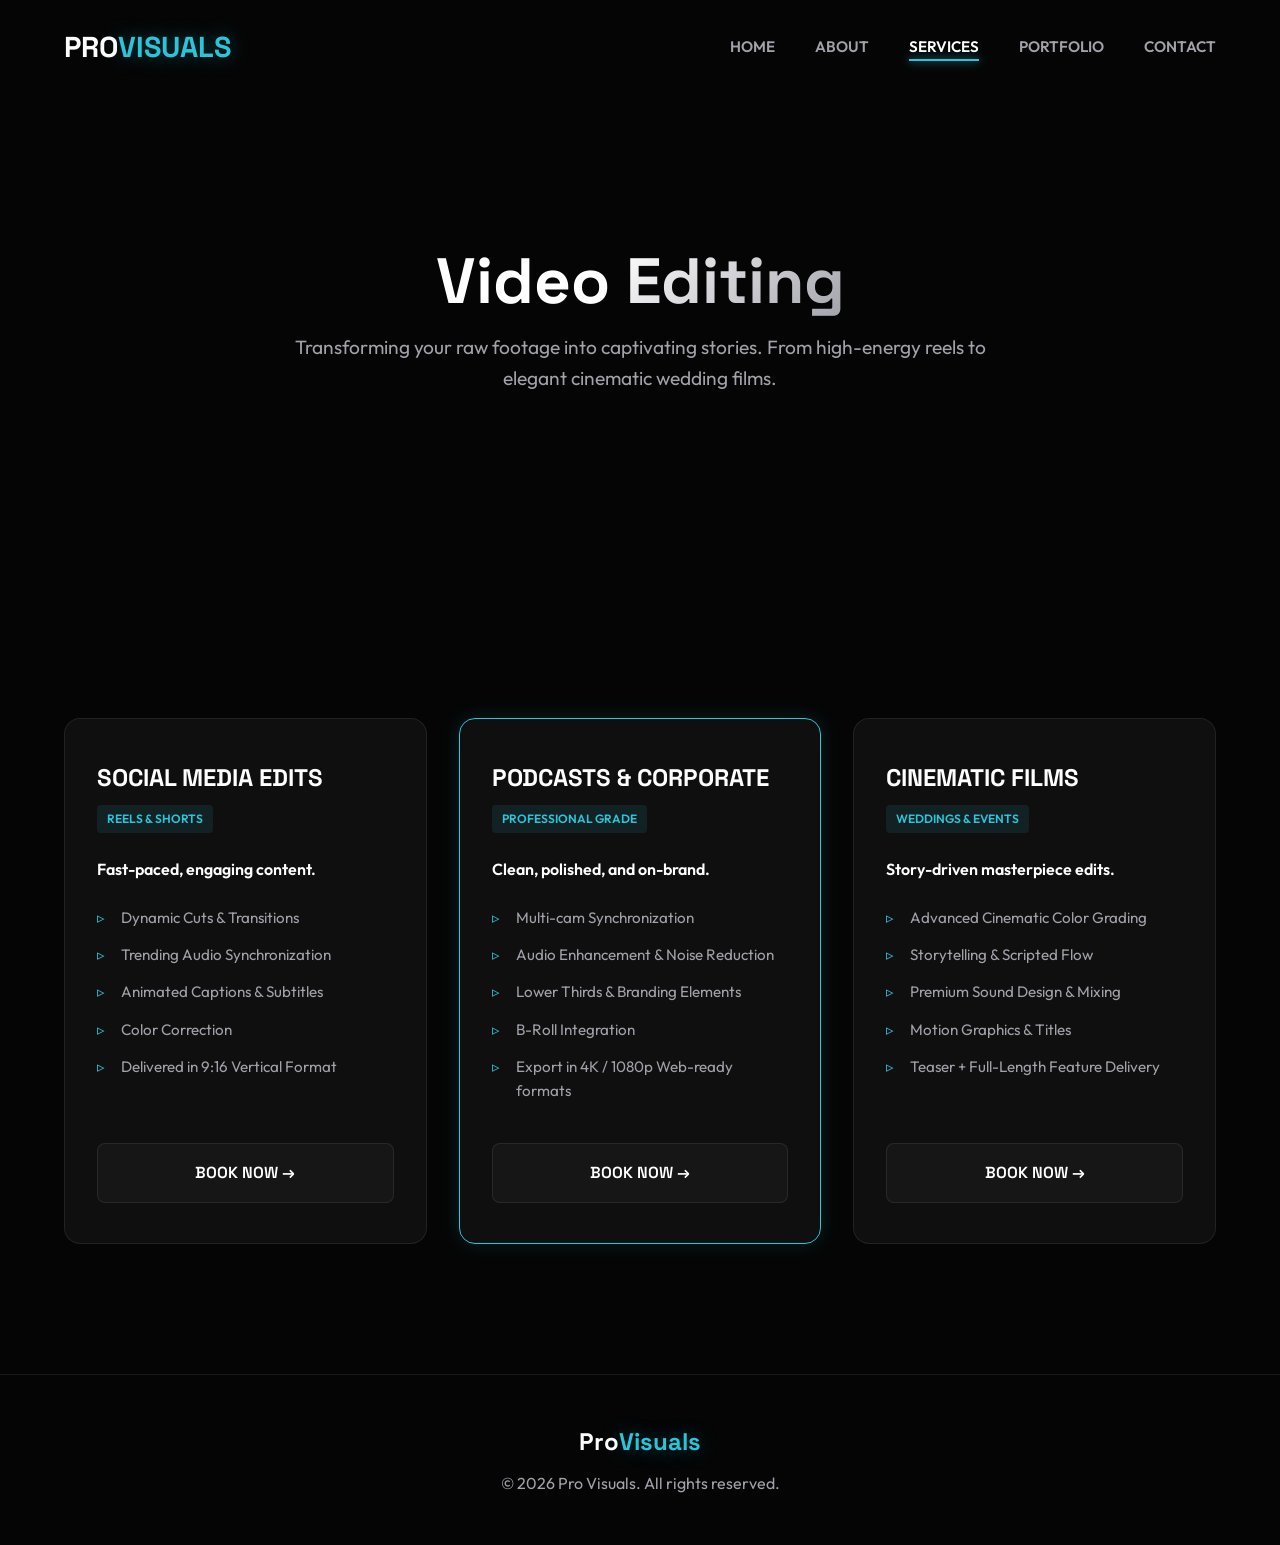
<file: video-editing.html>
<!DOCTYPE html>
<html lang="en" class="scroll-smooth">
<head>
    <meta charset="UTF-8">
    <meta name="viewport" content="width=device-width, initial-scale=1.0">
    <title>Professional Video Editing | Pro Visuals</title>
    <link rel="icon" href="https://i.pinimg.com/1200x/62/e6/c3/62e6c35bab8741ca0e80debdaf177f5c.jpg" type="image/jpeg">
    
    <meta name="description" content="Transform your raw footage into cinematic masterpieces with Pro Visuals' professional video editing, color grading, and sound design services.">
    <meta name="robots" content="index, follow">

    <link rel="preconnect" href="https://fonts.googleapis.com">
    <link rel="preconnect" href="https://fonts.gstatic.com" crossorigin>
    <link href="https://fonts.googleapis.com/css2?family=Outfit:wght@300;400;600;800&family=Space+Grotesk:wght@400;700&display=swap" rel="stylesheet">

    <style>
        /* --- DESIGN SYSTEM & VARIABLES (Inherited from Main Page) --- */
        :root {
            --bg-deep: #050505;
            --bg-surface: rgba(20, 20, 20, 0.7);
            --accent-glow: #2bc4d8;
            --text-primary: #ffffff;
            --text-secondary: #a1a1aa;
            --glass-border: rgba(255, 255, 255, 0.08);
            --font-heading: 'Space Grotesk', sans-serif;
            --font-body: 'Outfit', sans-serif;
            --transition-slow: 0.5s cubic-bezier(0.4, 0, 0.2, 1);
        }

        * { margin: 0; padding: 0; box-sizing: border-box; }
        body { font-family: var(--font-body); background-color: var(--bg-deep); color: var(--text-primary); overflow-x: hidden; line-height: 1.6; }

        .glass-panel { background: var(--bg-surface); backdrop-filter: blur(16px); -webkit-backdrop-filter: blur(16px); border: 1px solid var(--glass-border); border-radius: 16px; }
        .gradient-text { background: linear-gradient(135deg, #fff 0%, var(--text-secondary) 100%); -webkit-background-clip: text; -webkit-text-fill-color: transparent; }
        .accent-text { color: var(--accent-glow); text-shadow: 0 0 20px rgba(43, 196, 216, 0.4); }

        .reveal { opacity: 0; transform: translateY(40px); transition: all 0.8s cubic-bezier(0.5, 0, 0, 1); }
        .reveal.active { opacity: 1; transform: translateY(0); }

        /* --- NAVIGATION --- */
        header { position: fixed; width: 100%; top: 0; z-index: 1000; padding: 1.5rem 5%; transition: var(--transition-slow); }
        header.scrolled { padding: 1rem 5%; background: rgba(5, 5, 5, 0.85); backdrop-filter: blur(20px); border-bottom: 1px solid var(--glass-border); }
        .nav-container { display: flex; justify-content: space-between; align-items: center; max-width: 1400px; margin: 0 auto; }
        .logo { font-family: var(--font-heading); font-size: 1.8rem; font-weight: 800; color: var(--text-primary); text-decoration: none; text-transform: uppercase; }
        .nav-links { display: flex; gap: 2.5rem; list-style: none; }
        .nav-links a { color: var(--text-secondary); text-decoration: none; font-weight: 600; font-size: 0.95rem; text-transform: uppercase; transition: color 0.3s; position: relative; }
        .nav-links a::after { content: ''; position: absolute; width: 0; height: 2px; bottom: -5px; left: 0; background-color: var(--accent-glow); transition: width 0.3s ease; box-shadow: 0 0 10px var(--accent-glow); }
        .nav-links a:hover, .nav-links a.active { color: var(--text-primary); }
        .nav-links a:hover::after, .nav-links a.active::after { width: 100%; }
        .hamburger { display: none; cursor: pointer; background: none; border: none; z-index: 1001; }
        .hamburger svg { width: 35px; height: 35px; fill: var(--text-primary); }

        /* --- PAGE HEADER --- */
        .page-header { height: 60vh; display: flex; align-items: center; justify-content: center; position: relative; padding: 0 5%; text-align: center; margin-top: 50px; }
        .page-bg { position: absolute; top: 0; left: 0; width: 100%; height: 100%; background: linear-gradient(to bottom, rgba(5,5,5,0.7) 0%, rgba(5,5,5,1) 100%), url('https://images.unsplash.com/photo-1574717024653-61fd2cf4d44d?ixlib=rb-1.2.1&auto=format&fit=crop&w=2000&q=80') center/cover fixed; z-index: -1; }
        .page-title { font-family: var(--font-heading); font-size: clamp(2.5rem, 5vw, 4.5rem); line-height: 1.1; margin-bottom: 1rem; font-weight: 800; }
        .page-desc { font-size: 1.2rem; color: var(--text-secondary); max-width: 700px; margin-inline: auto; }

        /* --- CONTENT SECTION --- */
        .content-section { padding: 80px 5%; max-width: 1400px; margin: 0 auto; }
        
        .services-grid { display: grid; grid-template-columns: repeat(auto-fit, minmax(320px, 1fr)); gap: 2rem; margin-top: 3rem; }
        .service-card { padding: 2.5rem 2rem; display: flex; flex-direction: column; transition: var(--transition-slow); position: relative; overflow: hidden; }
        .service-card:hover { transform: translateY(-10px); border-color: rgba(43, 196, 216, 0.5); box-shadow: 0 20px 40px rgba(0,0,0,0.5); }
        .service-card.highlight { border-color: var(--accent-glow); box-shadow: 0 0 20px rgba(43, 196, 216, 0.15); }
        
        .service-title { font-family: var(--font-heading); font-size: 1.5rem; font-weight: 700; margin-bottom: 0.5rem; }
        .service-badge { display: inline-block; font-size: 0.75rem; font-weight: 600; color: var(--accent-glow); text-transform: uppercase; margin-bottom: 1.5rem; padding: 4px 10px; background: rgba(43, 196, 216, 0.1); border-radius: 4px; }
        
        .service-features { list-style: none; flex-grow: 1; margin: 1.5rem 0 2.5rem 0; }
        .service-features li { position: relative; padding-left: 1.5rem; margin-bottom: 0.8rem; color: var(--text-secondary); font-size: 0.95rem; }
        .service-features li::before { content: '▹'; position: absolute; left: 0; color: var(--accent-glow); }

        .btn-book { width: 100%; text-align: center; padding: 1rem; border: 1px solid var(--glass-border); border-radius: 8px; background: rgba(255,255,255,0.03); color: var(--text-primary); text-decoration: none; font-family: var(--font-heading); font-weight: 600; text-transform: uppercase; transition: all 0.3s; cursor: pointer; display: inline-block; margin-top: auto;}
        .btn-book:hover { background: var(--accent-glow); color: var(--bg-deep); border-color: var(--accent-glow); }

        /* --- FOOTER --- */
        footer { border-top: 1px solid var(--glass-border); padding: 3rem 5%; text-align: center; color: var(--text-secondary); margin-top: 50px;}

        /* --- RESPONSIVE DESIGN --- */
        @media (max-width: 768px) {
            .hamburger { display: block; }
            .nav-links { position: fixed; top: 0; right: -100%; width: 70%; height: 100vh; background: rgba(5, 5, 5, 0.98); backdrop-filter: blur(20px); flex-direction: column; justify-content: center; align-items: center; transition: right 0.4s; border-left: 1px solid var(--glass-border); }
            .nav-links.active { right: 0; }
        }
    </style>
</head>
<body>

    <header id="header">
        <div class="nav-container">
            <a href="index.html" class="logo">Pro<span class="accent-text">Visuals</span></a>
            <button class="hamburger" id="hamburger-btn" aria-label="Menu">
                <svg viewBox="0 0 24 24"><path d="M3 18h18v-2H3v2zm0-5h18v-2H3v2zm0-7v2h18V6H3z"/></svg>
            </button>
            <ul class="nav-links" id="nav-links">
                <li><a href="index.html#home">Home</a></li>
                <li><a href="index.html#about">About</a></li>
                <li><a href="index.html#services" class="active">Services</a></li>
                <li><a href="index.html#portfolio">Portfolio</a></li>
                <li><a href="index.html#contact">Contact</a></li>
            </ul>
        </div>
    </header>

    <div class="page-header reveal active">
        <div class="page-bg"></div>
        <div>
            <h1 class="page-title">Video <span class="gradient-text">Editing</span></h1>
            <p class="page-desc">Transforming your raw footage into captivating stories. From high-energy reels to elegant cinematic wedding films.</p>
        </div>
    </div>

    <section class="content-section">
        <div class="services-grid">
            
            <!-- Reels & Shorts -->
            <div class="service-card glass-panel reveal">
                <div>
                    <h3 class="service-title">SOCIAL MEDIA EDITS</h3>
                    <span class="service-badge">REELS & SHORTS</span>
                    <p style="font-weight: 600; color: #fff;">Fast-paced, engaging content.</p>
                    <ul class="service-features">
                        <li>Dynamic Cuts & Transitions</li>
                        <li>Trending Audio Synchronization</li>
                        <li>Animated Captions & Subtitles</li>
                        <li>Color Correction</li>
                        <li>Delivered in 9:16 Vertical Format</li>
                    </ul>
                </div>
                <a href="index.html#contact" class="btn-book">Book Now &rarr;</a>
            </div>

            <!-- Corporate & Podcasts -->
            <div class="service-card glass-panel reveal highlight" style="transition-delay: 0.1s;">
                <div>
                    <h3 class="service-title">PODCASTS & CORPORATE</h3>
                    <span class="service-badge">PROFESSIONAL GRADE</span>
                    <p style="font-weight: 600; color: #fff;">Clean, polished, and on-brand.</p>
                    <ul class="service-features">
                        <li>Multi-cam Synchronization</li>
                        <li>Audio Enhancement & Noise Reduction</li>
                        <li>Lower Thirds & Branding Elements</li>
                        <li>B-Roll Integration</li>
                        <li>Export in 4K / 1080p Web-ready formats</li>
                    </ul>
                </div>
                <a href="index.html#contact" class="btn-book">Book Now &rarr;</a>
            </div>

            <!-- Cinematic / Weddings -->
            <div class="service-card glass-panel reveal" style="transition-delay: 0.2s;">
                <div>
                    <h3 class="service-title">CINEMATIC FILMS</h3>
                    <span class="service-badge">WEDDINGS & EVENTS</span>
                    <p style="font-weight: 600; color: #fff;">Story-driven masterpiece edits.</p>
                    <ul class="service-features">
                        <li>Advanced Cinematic Color Grading</li>
                        <li>Storytelling & Scripted Flow</li>
                        <li>Premium Sound Design & Mixing</li>
                        <li>Motion Graphics & Titles</li>
                        <li>Teaser + Full-Length Feature Delivery</li>
                    </ul>
                </div>
                <a href="index.html#contact" class="btn-book">Book Now &rarr;</a>
            </div>

        </div>
    </section>

    <footer>
        <h2 style="font-family: var(--font-heading); margin-bottom: 10px; color: #fff;">Pro<span class="accent-text">Visuals</span></h2>
        <p>&copy; 2026 Pro Visuals. All rights reserved.</p>
    </footer>

    <script>
        // Sticky Header
        const header = document.getElementById('header');
        window.addEventListener('scroll', () => {
            if (window.scrollY > 50) header.classList.add('scrolled');
            else header.classList.remove('scrolled');
        });

        // Mobile Menu
        const hamburger = document.getElementById('hamburger-btn');
        const navLinks = document.getElementById('nav-links');
        hamburger.addEventListener('click', () => { navLinks.classList.toggle('active'); });

        // Scroll Reveal
        const revealElements = document.querySelectorAll('.reveal');
        const revealObserver = new IntersectionObserver((entries, observer) => {
            entries.forEach(entry => {
                if (entry.isIntersecting) {
                    entry.target.classList.add('active');
                    observer.unobserve(entry.target);
                }
            });
        }, { root: null, threshold: 0.15, rootMargin: "0px 0px -50px 0px" });
        revealElements.forEach(el => revealObserver.observe(el));
    </script>
</body>
</html>
</file>
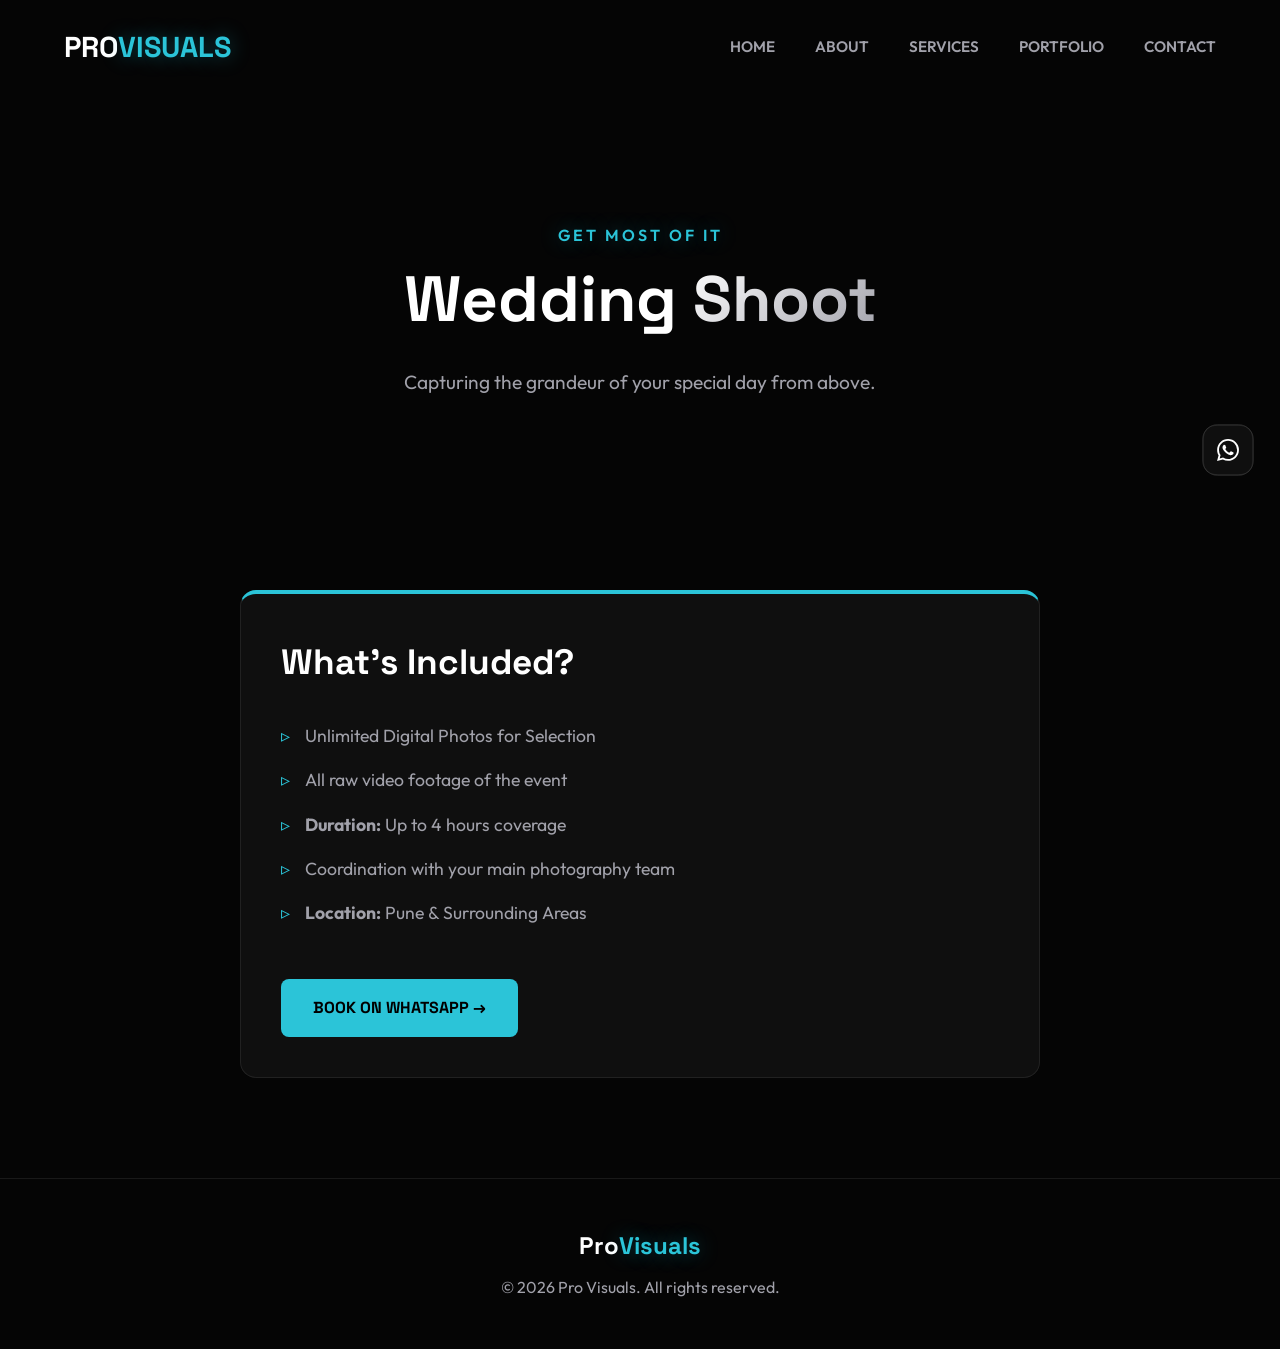
<file: wedding.html>
<!DOCTYPE html>
<html lang="en" class="scroll-smooth">
<head>
    <meta charset="UTF-8">
    <meta name="viewport" content="width=device-width, initial-scale=1.0">
    <title>Professional Wedding Drone Videography | Pro Visuals</title>
    <meta name="description" content="Make your big day unforgettable with premium wedding drone videography and photography in Pune. Get the best cinematic wedding coverage.">
    <link rel="icon" href="https://i.pinimg.com/1200x/62/e6/c3/62e6c35bab8741ca0e80debdaf177f5c.jpg" type="image/jpeg">
    <meta name="keywords" content="Wedding drone videography Pune, drone for wedding, cinematic wedding shoot, aerial wedding photography">
    <meta name="author" content="Pro Visuals">
    <link rel="preconnect" href="https://fonts.googleapis.com">
    <link rel="preconnect" href="https://fonts.gstatic.com" crossorigin>
    <link href="https://fonts.googleapis.com/css2?family=Outfit:wght@300;400;600;800&family=Space+Grotesk:wght@400;700&display=swap" rel="stylesheet">
    <style>
        :root { --bg-deep: #050505; --bg-surface: rgba(20, 20, 20, 0.7); --accent-glow: #2bc4d8; --text-primary: #ffffff; --text-secondary: #a1a1aa; --glass-border: rgba(255, 255, 255, 0.08); --font-heading: 'Space Grotesk', sans-serif; --font-body: 'Outfit', sans-serif; --transition-slow: 0.5s cubic-bezier(0.4, 0, 0.2, 1); }
        * { margin: 0; padding: 0; box-sizing: border-box; }
        body { font-family: var(--font-body); background-color: var(--bg-deep); color: var(--text-primary); overflow-x: hidden; line-height: 1.6; }
        .glass-panel { background: var(--bg-surface); backdrop-filter: blur(16px); border: 1px solid var(--glass-border); border-radius: 16px; }
        .gradient-text { background: linear-gradient(135deg, #fff 0%, var(--text-secondary) 100%); -webkit-background-clip: text; -webkit-text-fill-color: transparent; }
        .accent-text { color: var(--accent-glow); text-shadow: 0 0 20px rgba(43, 196, 216, 0.4); }
        header { position: fixed; width: 100%; top: 0; z-index: 1000; padding: 1.5rem 5%; transition: var(--transition-slow); }
        header.scrolled { padding: 1rem 5%; background: rgba(5, 5, 5, 0.85); backdrop-filter: blur(20px); border-bottom: 1px solid var(--glass-border); }
        .nav-container { display: flex; justify-content: space-between; align-items: center; max-width: 1400px; margin: 0 auto; }
        .logo { font-family: var(--font-heading); font-size: 1.8rem; font-weight: 800; color: var(--text-primary); text-decoration: none; text-transform: uppercase; }
        .nav-links { display: flex; gap: 2.5rem; list-style: none; }
        .nav-links a { color: var(--text-secondary); text-decoration: none; font-weight: 600; font-size: 0.95rem; text-transform: uppercase; transition: color 0.3s; position: relative; }
        .nav-links a::after { content: ''; position: absolute; width: 0; height: 2px; bottom: -5px; left: 0; background-color: var(--accent-glow); transition: width 0.3s ease; box-shadow: 0 0 10px var(--accent-glow); }
        .nav-links a:hover { color: var(--text-primary); }
        .nav-links a:hover::after { width: 100%; }
        .hamburger { display: none; cursor: pointer; background: none; border: none; z-index: 1001; }
        .hamburger svg { width: 35px; height: 35px; fill: var(--text-primary); }
        .social-sidebar { position: fixed; right: 2%; top: 50%; transform: translateY(-50%); display: flex; flex-direction: column; gap: 1rem; z-index: 900; }
        .social-icon { width: 50px; height: 50px; border-radius: 12px; display: flex; justify-content: center; align-items: center; transition: all 0.4s; border: 1px solid var(--glass-border); text-decoration: none; }
        .social-icon svg { width: 22px; height: 22px; fill: var(--text-primary); transition: 0.3s; }
        .service-hero { height: 60vh; display: flex; align-items: center; justify-content: center; text-align: center; padding-top: 80px; background: linear-gradient(to bottom, rgba(5,5,5,0.9), var(--bg-deep)), url('https://images.unsplash.com/photo-1508614589041-895b88991e3e?ixlib=rb-1.2.1&auto=format&fit=crop&w=2000&q=80') center/cover; }
        .service-title { font-family: var(--font-heading); font-size: clamp(3rem, 5vw, 4.5rem); font-weight: 800; margin-bottom: 1rem; }
        .service-details { max-width: 800px; margin: 50px auto 100px; padding: 40px; border-top: 4px solid var(--accent-glow); }
        .service-features { list-style: none; margin: 2rem 0; }
        .service-features li { padding-left: 1.5rem; margin-bottom: 1rem; position: relative; font-size: 1.1rem; color: var(--text-secondary); }
        .service-features li::before { content: '▹'; position: absolute; left: 0; color: var(--accent-glow); }
        .btn-book { display: inline-block; padding: 1rem 2rem; background: var(--accent-glow); color: #000; font-family: var(--font-heading); font-weight: bold; text-decoration: none; border-radius: 8px; text-transform: uppercase; margin-top: 20px; transition: 0.3s; }
        .btn-book:hover { box-shadow: 0 0 20px rgba(43, 196, 216, 0.6); transform: translateY(-3px); }
        footer { border-top: 1px solid var(--glass-border); padding: 3rem 5%; text-align: center; color: var(--text-secondary); }
        @media (max-width: 768px) {
            .hamburger { display: block; }
            .nav-links { position: fixed; top: 0; right: -100%; width: 70%; height: 100vh; background: rgba(5, 5, 5, 0.98); flex-direction: column; justify-content: center; align-items: center; transition: right 0.4s; }
            .nav-links.active { right: 0; }
            .social-sidebar { bottom: 20px; top: auto; right: 50%; transform: translateX(50%); flex-direction: row; background: var(--bg-surface); padding: 10px 20px; border-radius: 50px; }
            .service-details { margin: 30px 5%; padding: 25px; }
        }
    </style>
</head>
<body>
    <header id="header">
        <div class="nav-container">
            <a href="index.html" class="logo nav-item">Pro<span class="accent-text">Visuals</span></a>
            <button class="hamburger" id="hamburger-btn" aria-label="Menu"><svg viewBox="0 0 24 24"><path d="M3 18h18v-2H3v2zm0-5h18v-2H3v2zm0-7v2h18V6H3z"/></svg></button>
            <ul class="nav-links" id="nav-links">
                <li><a href="index.html#home" class="nav-item">Home</a></li>
                <li><a href="index.html#about" class="nav-item">About</a></li>
                <li><a href="index.html#services" class="nav-item">Services</a></li>
                <li><a href="index.html#portfolio" class="nav-item">Portfolio</a></li>
                <li><a href="index.html#contact" class="nav-item">Contact</a></li>
            </ul>
        </div>
    </header>

    <div class="social-sidebar glass-panel">
        <a href="https://wa.me/917709444575" target="_blank" class="social-icon" aria-label="WhatsApp"><svg viewBox="0 0 24 24"><path d="M17.472 14.382c-.297-.149-1.758-.867-2.03-.967-.273-.099-.471-.148-.67.15-.197.297-.767.966-.94 1.164-.173.199-.347.223-.644.075-.297-.15-1.255-.463-2.39-1.475-.883-.788-1.48-1.761-1.653-2.059-.173-.297-.018-.458.13-.606.134-.133.298-.347.446-.52.149-.174.198-.298.298-.497.099-.198.05-.371-.025-.52-.075-.149-.669-1.612-.916-2.207-.242-.579-.487-.5-.669-.51a12.8 12.8 0 0 0-.57-.01c-.198 0-.52.074-.792.372-.272.297-1.04 1.016-1.04 2.479 0 1.462 1.065 2.875 1.213 3.074.149.198 2.096 3.2 5.077 4.487.709.306 1.262.489 1.694.625.712.227 1.36.195 1.871.118.571-.085 1.758-.719 2.006-1.413.248-.694.248-1.289.173-1.413-.074-.124-.272-.198-.57-.347m-5.421 7.403h-.004a9.87 9.87 0 0 1-5.031-1.378l-.361-.214-3.741.982.998-3.648-.235-.374a9.86 9.86 0 0 1-1.51-5.26c.001-5.45 4.436-9.884 9.888-9.884 2.64 0 5.122 1.03 6.988 2.898a9.825 9.825 0 0 1 2.893 6.994c-.003 5.45-4.437 9.884-9.885 9.884m8.413-18.297A11.815 11.815 0 0 0 12.05 0C5.495 0 .16 5.335.157 11.892c0 2.096.547 4.142 1.588 5.945L.057 24l6.305-1.654a11.882 11.882 0 0 0 5.683 1.448h.005c6.554 0 11.89-5.335 11.893-11.893a11.821 11.821 0 0 0-3.48-8.413Z"/></svg></a>
    </div>

    <section class="service-hero">
        <div style="max-width: 800px; margin: 0 auto; text-align: center;">
            <span class="accent-text" style="letter-spacing: 3px; text-transform: uppercase; font-weight: 600;">Get Most Of It</span>
            <h1 class="service-title">Wedding <span class="gradient-text">Shoot</span></h1>
            <p style="color: var(--text-secondary); font-size: 1.2rem;">Capturing the grandeur of your special day from above.</p>
        </div>
    </section>

    <section class="service-details glass-panel">
        <h2 style="font-family: var(--font-heading); font-size: 2.2rem; margin-bottom: 1rem;">What's Included?</h2>
        <ul class="service-features">
            <li>Unlimited Digital Photos for Selection</li>
            <li>All raw video footage of the event</li>
            <li><strong>Duration:</strong> Up to 4 hours coverage</li>
            <li>Coordination with your main photography team</li>
            <li><strong>Location:</strong> Pune & Surrounding Areas</li>
        </ul>
        <a href="https://wa.me/917709444575?text=Hi%20Pro%20Visuals!%20%F0%9F%9A%81%20I'd%20love%20to%20book%20the%20Wedding%20package." class="btn-book">Book on WhatsApp &rarr;</a>
    </section>

    <footer>
        <h2 style="font-family: var(--font-heading); margin-bottom: 10px; color: #fff;">Pro<span class="accent-text">Visuals</span></h2>
        <p>&copy; 2026 Pro Visuals. All rights reserved.</p>
    </footer>

    <script>
        const header = document.getElementById('header');
        window.addEventListener('scroll', () => { if (window.scrollY > 50) header.classList.add('scrolled'); else header.classList.remove('scrolled'); });
        const hamburger = document.getElementById('hamburger-btn');
        const navLinks = document.getElementById('nav-links');
        hamburger.addEventListener('click', () => { navLinks.classList.toggle('active'); });
    </script>
</body>
</html>
</file>
